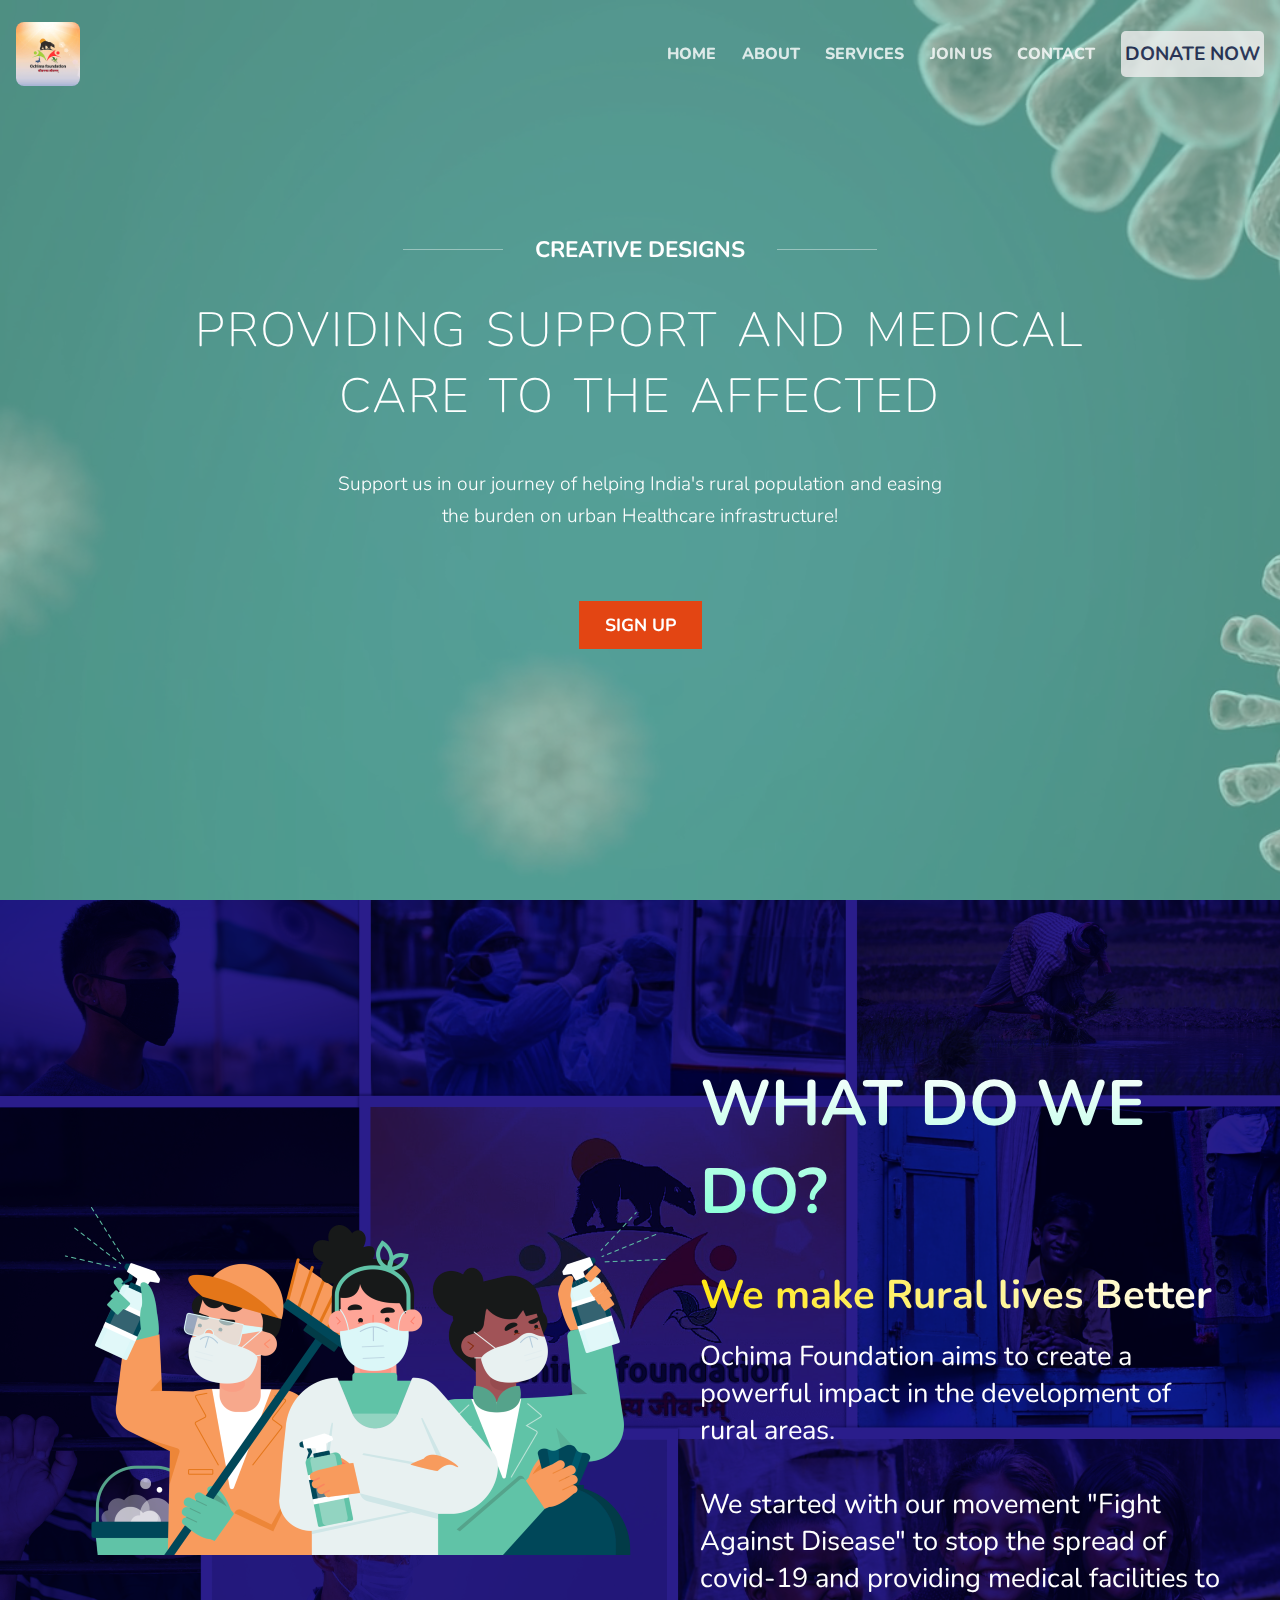
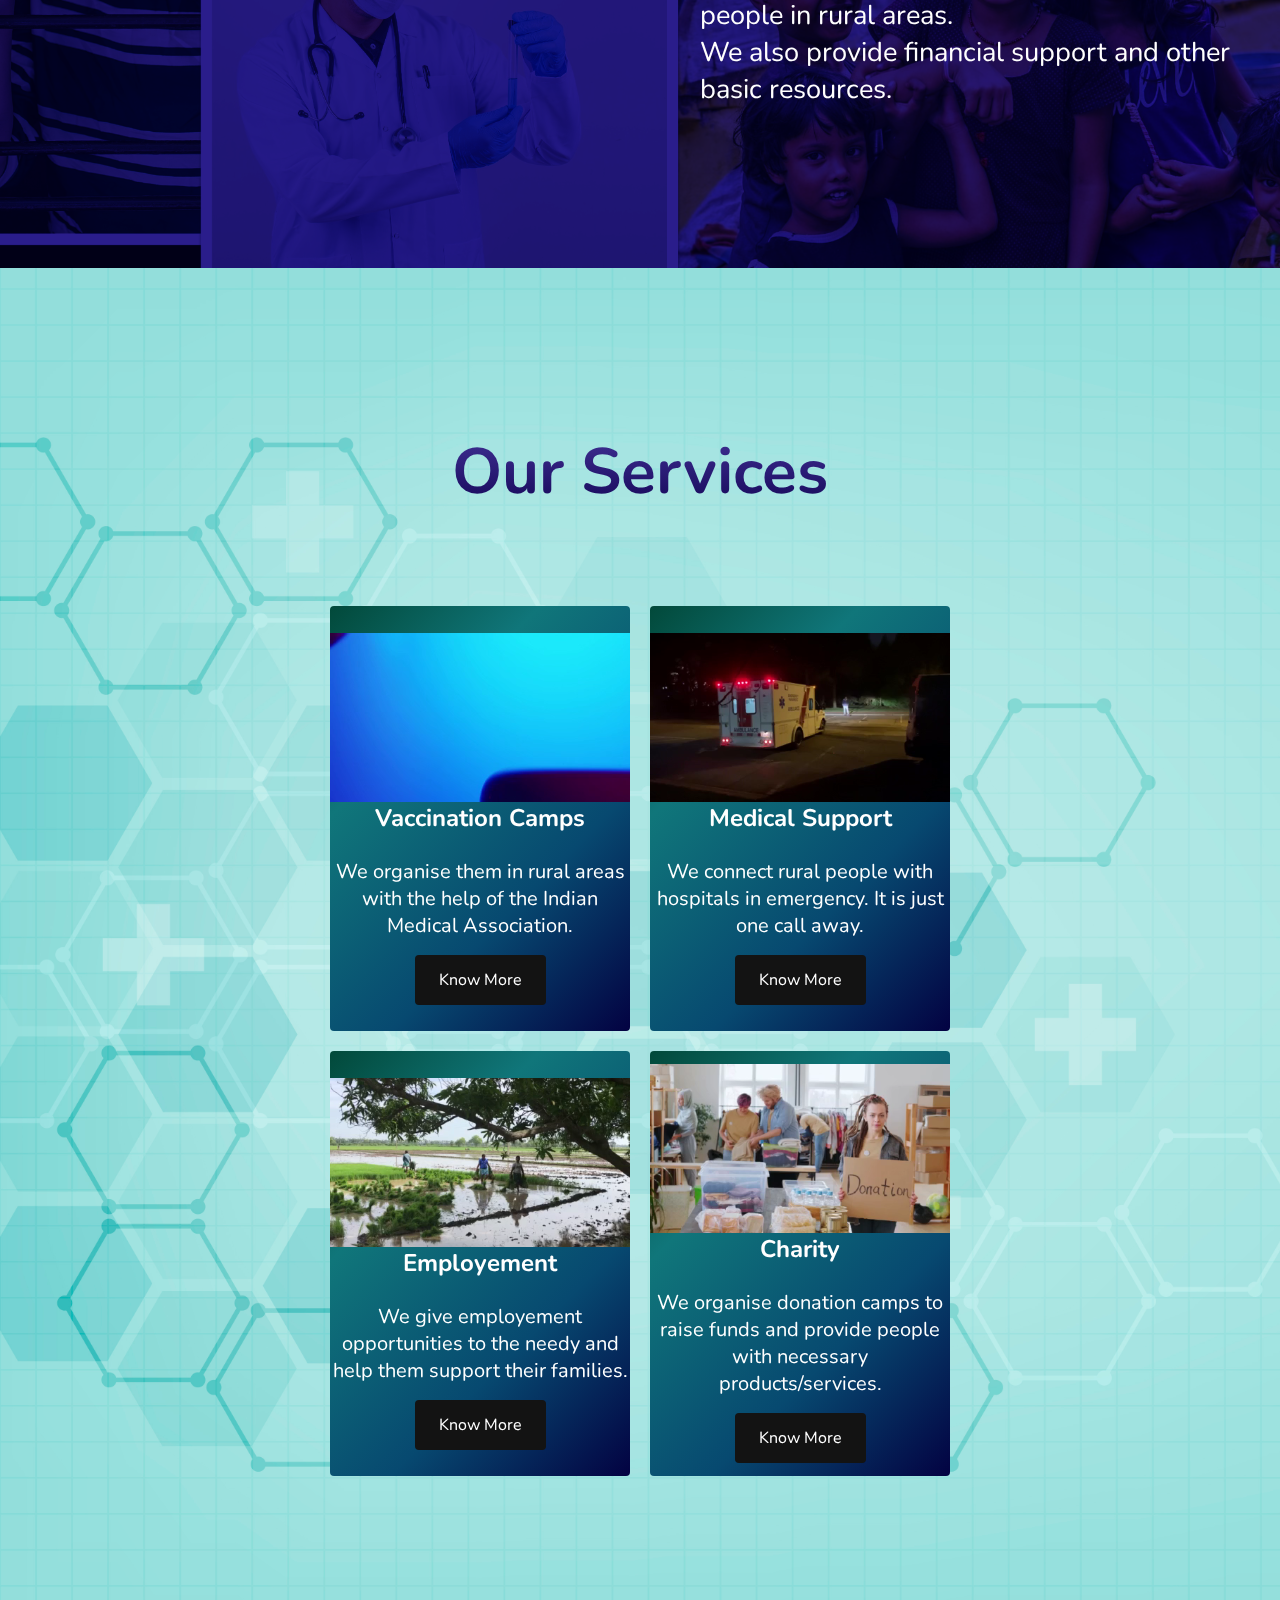
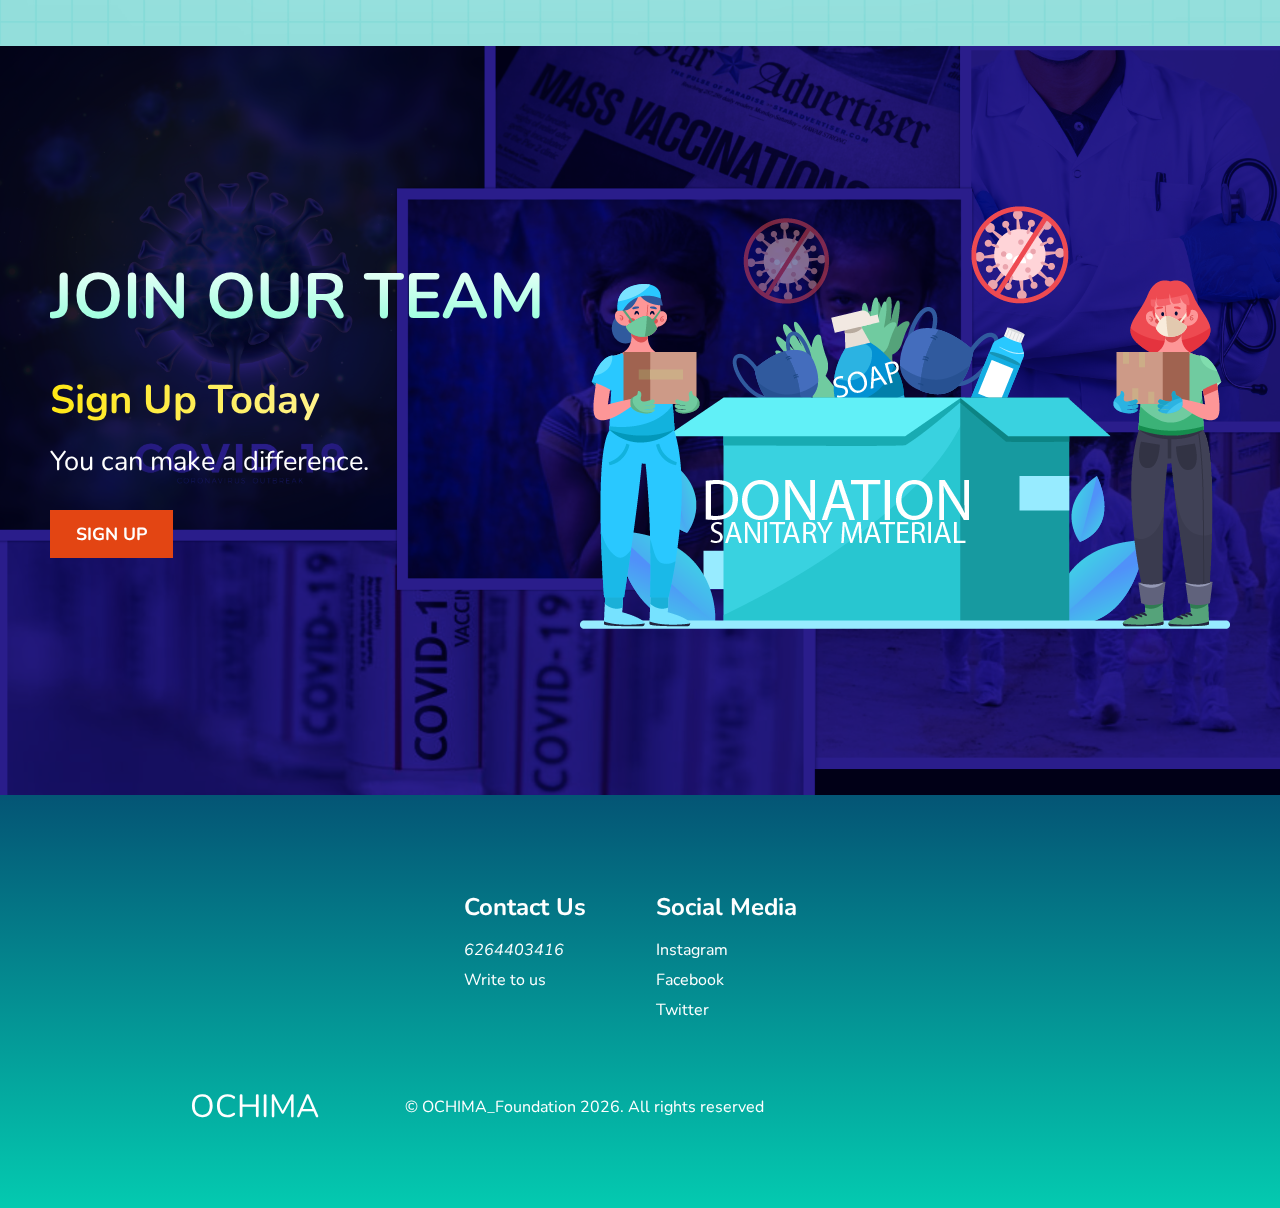
<file: index.html>
<!DOCTYPE html>
<html>
  <head>
    <meta name="viewport" content="width=device-width, initial -scale=1.0">
    <meta charset="utf-8">
    <meta http-equiv="X-UA-Compatible" content="IE=edge">
    <title>Ochima</title>
    <link rel="stylesheet" href="style.css">
    <!-- Fontawesome -->
    <link rel="stylesheet" href="https://pro.fontawesome.com/releases/v5.10.0/css/all.css" integrity="sha384-AYmEC3Yw5cVb3ZcuHtOA93w35dYTsvhLPVnYs9eStHfGJvOvKxVfELGroGkvsg+p" crossorigin="anonymous"/>
    <!-- Google Fonts -->
    <link href="https://fonts.googleapis.com/css2?family=Nunito:wght@300;400;600;700;800;900&display=swap" rel="stylesheet">
  </head>
  <body>



     <section id="top">
    <!-- navbar -->
    <nav class = "navbar">
      <div class = "nav-top">
        <a href = "index.html" class = "navbar-brand">
          <img src="./assets/logo.jpg" alt="logo" class="logo">
        </a>
        <button type = "button" class = "navbar-toggler">
          <i class = "fas fa-bars"></i>
        </button>
      </div>

      <div class = "navbar-collapse">
        <ul class = "navbar-nav">
          <li class = "nav-item">
            <a href = "#top" class = "nav-link">home</a>
          </li>
          <li class = "nav-item">
            <a href = "#about" class = "nav-link">about</a>
          </li>
          <li class = "nav-item">
            <a href = "#services" class = "nav-link">services</a>
          </li>
          <li class = "nav-item">
            <a href = "#sign-up" class = "nav-link">join us</a>
          </li>
          <li class = "nav-item">
            <a href = "#footer" class = "nav-link">contact</a>
          </li>
          <li class = "nav-item">
            <a href = "./donate/donate.html" class = "nav-link"><button class="donate-btn">DONATE NOW
            </button></a>
          </li>

        </ul>
      </div>
    </nav>
    <!-- end of navbar -->
     </section>











    <!-- header -->
    <div class = "header">
      <!-- bg video -->
      <video autoplay muted loop id = "bg-video" >
        <source src = "./assets/bg-video.mp4" type = "video/mp4">
      </video>
      <div class="header-overlay"></div>
      <!-- end of bg video -->

      <div class = "container">
        <!-- hero section -->
        <div class = "hero-content">
          <div class = "hero-content-change">
            <div>
              <span>
                <i class = "fas fa-clinic-medical"></i>
              </span>
              <h3>
                <div class = "line"></div>
                <span>creative designs</span>
                <div class = "line"></div>
              </h3>
              <h1 class = "hero-lg-text">
                providing support and medical care to the affected
              </h1>
            </div>
          </div>

          <blockquote class = "hero-quote">
            <span>
              <i class = "fas fa-quote-left"></i>
            </span>
            Support us in our journey of helping India's rural population and easing the burden on urban Healthcare infrastructure!
            <span>
              <i class = "fas fa-quote-right"></i>
            </span>
          </blockquote>
          <a href="./sign up/sign.html">
             <button type = "button" class = "hero-btn">
                sign up
             </button>
          </a>

        </div>
        <!-- end of hero section -->
      </div>
    </div>
    <!-- end of header -->












    <!-- About Section -->
    <div class="main" id="about">
      <div class="main__container">
        <div class="main__img--container">
          <img src="./assets/help1.png" class="img1" alt="">
        </div>
        <div class="main__content">
          <h1>What do we do?</h1>
          <h2>We make Rural lives Better</h2>
          <p>Ochima Foundation aims to create a powerful impact
            in the development of rural areas.
            <br>
            <br>
            We started with our movement "Fight Against Disease"
            to stop the spread of covid-19 and providing medical
            facilities to people in rural areas.
            <br>
            We also provide financial support and other basic resources.</p>
        </div>
      </div>
    </div>









    <!-- Services Section -->
    <div class="services" id="services">
      <h1>Our Services</h1>
      <div class="services__wrapper">
        <div class="services__card">
          <video src="./assets/vaccine.mp4" autoplay loop muted></video>
          <h2>Vaccination Camps</h2>
          <p>We organise them in rural areas with the help of the Indian Medical Association.</p>
          <div class="services__btn"><button>Know More</button></div>
        </div>
        <div class="services__card">
          <video src="./assets/video.mp4" autoplay loop muted></video>
          <h2>Medical Support</h2>
          <p>We connect rural people with hospitals in emergency. It is just one call away.</p>
          <div class="services__btn"><button>Know More</button></div>
        </div>
        <div class="services__card">
          <video src="./assets/employement.mp4" autoplay loop muted></video>
          <h2>Employement</h2>
          <p>We give employement opportunities to the needy and help them support their families.</p>
          <div class="services__btn"><button>Know More</button></div>
        </div>
        <div class="services__card">
          <video src="./assets/charity.mp4" autoplay loop muted></video>
          <h2>Charity</h2>
          <p>We organise donation camps to raise funds and provide people with necessary products/services.</p>
          <div class="services__btn"><button>Know More</button></div>
        </div>
      </div>
    </div>






    <!-- Join us Section -->
    <div class="main" id="sign-up">
      <div class="main__container">
        <div class="main__content">
          <h1>Join Our Team</h1>
          <h2>Sign Up Today</h2>
          <p>You can make a difference.</p>
          <a href="./sign up/sign.html">
            <button type = "button" class = "hero-btn">
               sign up
            </button>
         </a>
        </div>
        <div class="main__img--container">
        <img src="./assets/donation.png" class="img1" alt="">
        </div>
      </div>
    </div>






    <!-- Footer Section -->
    <section id="footer">
    <div class="footer__container">
      <div class="footer__links">
        <div class="footer__link--wrapper">
          <div class="footer__link--items">
            <h2>Contact Us</h2>
            <a href="#"> <i class="fas fa-phone-alt" class="contact-icon">   6264403416</i></a>
            <a href="mailto:rr7633910@gmail.com"><i class="fas fa-envelope" class="contact-icon"></i> Write to us</a>
          </div>
        </div>
        <div class="footer__link--wrapper">
          <div class="footer__link--items">
            <h2>Social Media</h2>
            <a href="/">Instagram</a> <a href="/">Facebook</a>
             <a href="/">Twitter</a>
          </div>
        </div>
      </div>



      <section class="social__media">
        <div class="social__media--wrap">
          <div class="footer__logo">
            <a href="#top" id="footer__logo">OCHIMA</a>
          </div>
          <p class="website__rights">© OCHIMA_Foundation <script type="text/JavaScript">

            document.write(new Date().getFullYear());

            </script>. All rights reserved</p>
          <div class="social__icons">
            <a href="https://www.facebook.com/Ochima-Foundation-112087904439317" class="social__icon--link" target="_blank"
              ><i class="fab fa-facebook"></i
            ></a>
            <a href=" https://www.instagram.com/ochima_foundation" class="social__icon--link"
              ><i class="fab fa-instagram"></i
            ></a>
            <a href=" https://twitter.com/OchimaFoundati2" class="social__icon--link"
              ><i class="fab fa-twitter"></i
            ></a>
          </div>
        </div>
      </section>
    </div>
  </section>












    <script src = "script.js"></script>
  </body>
</html>
</file>
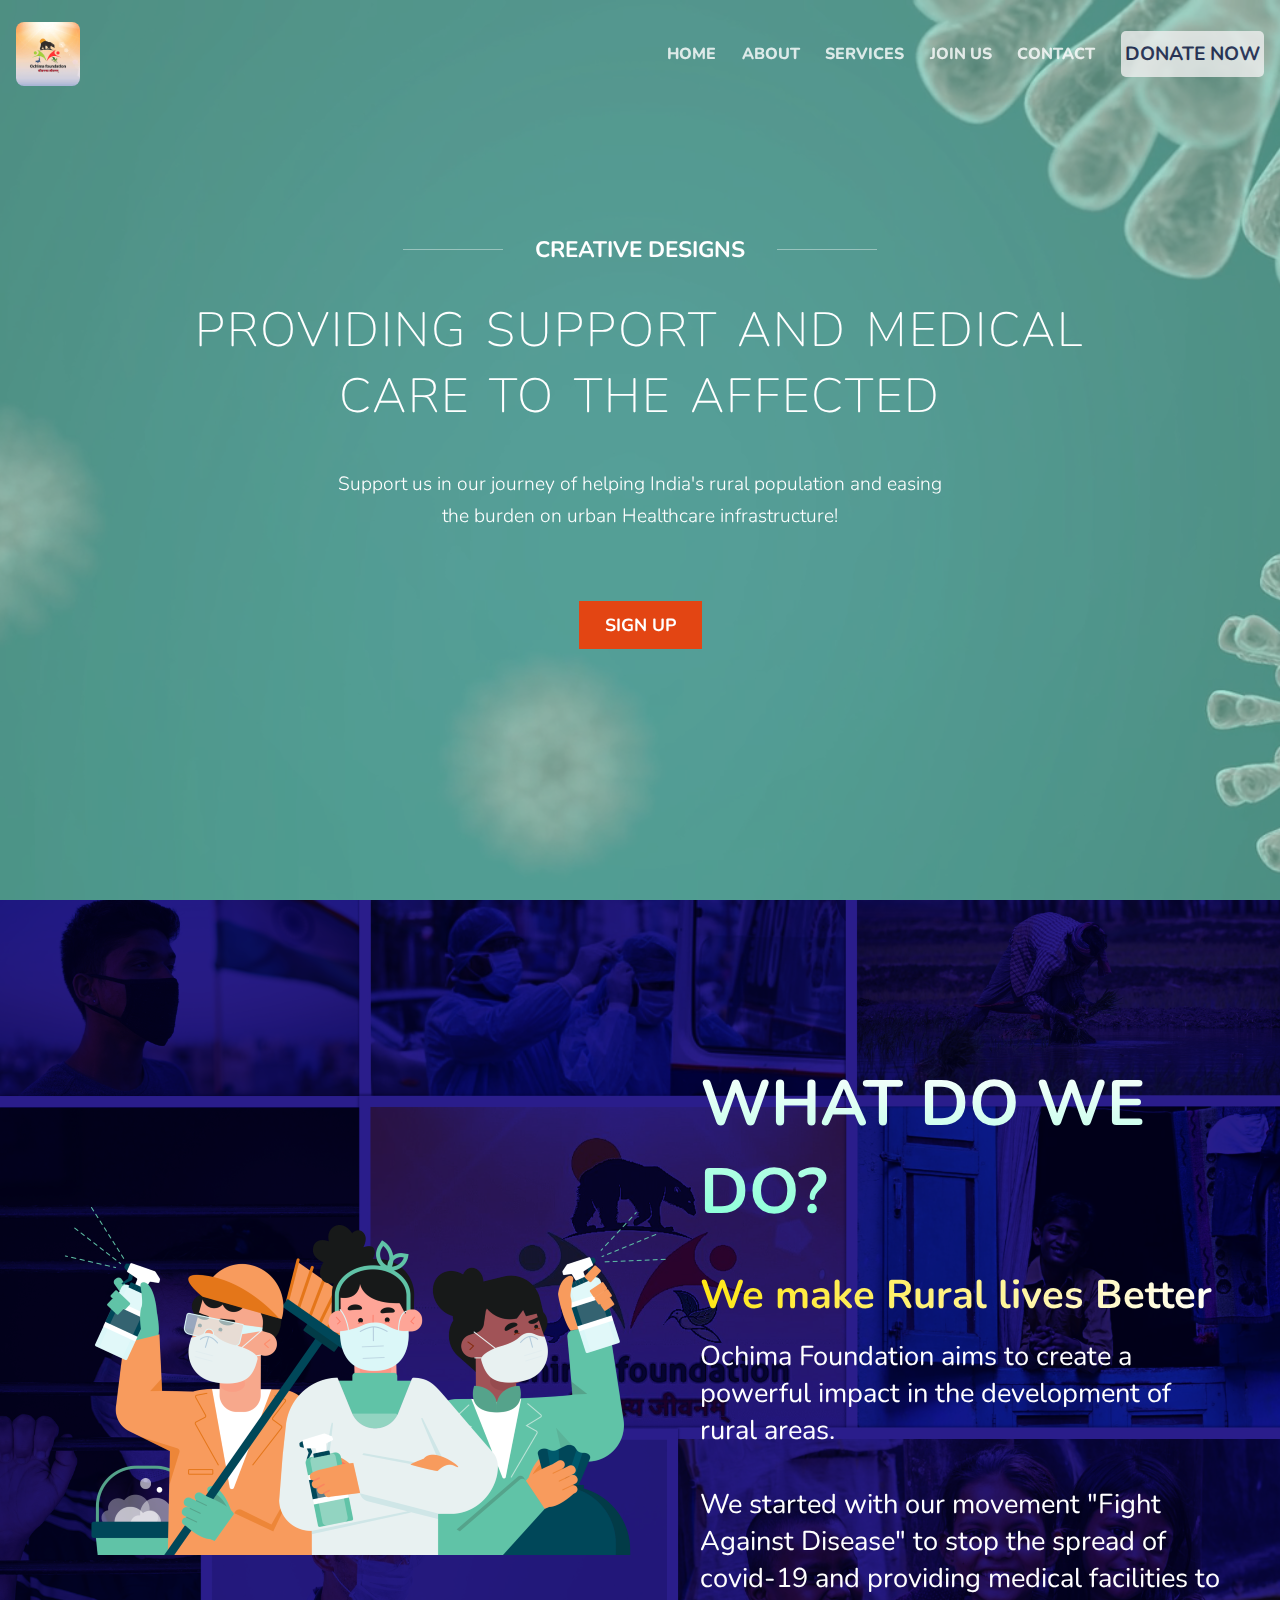
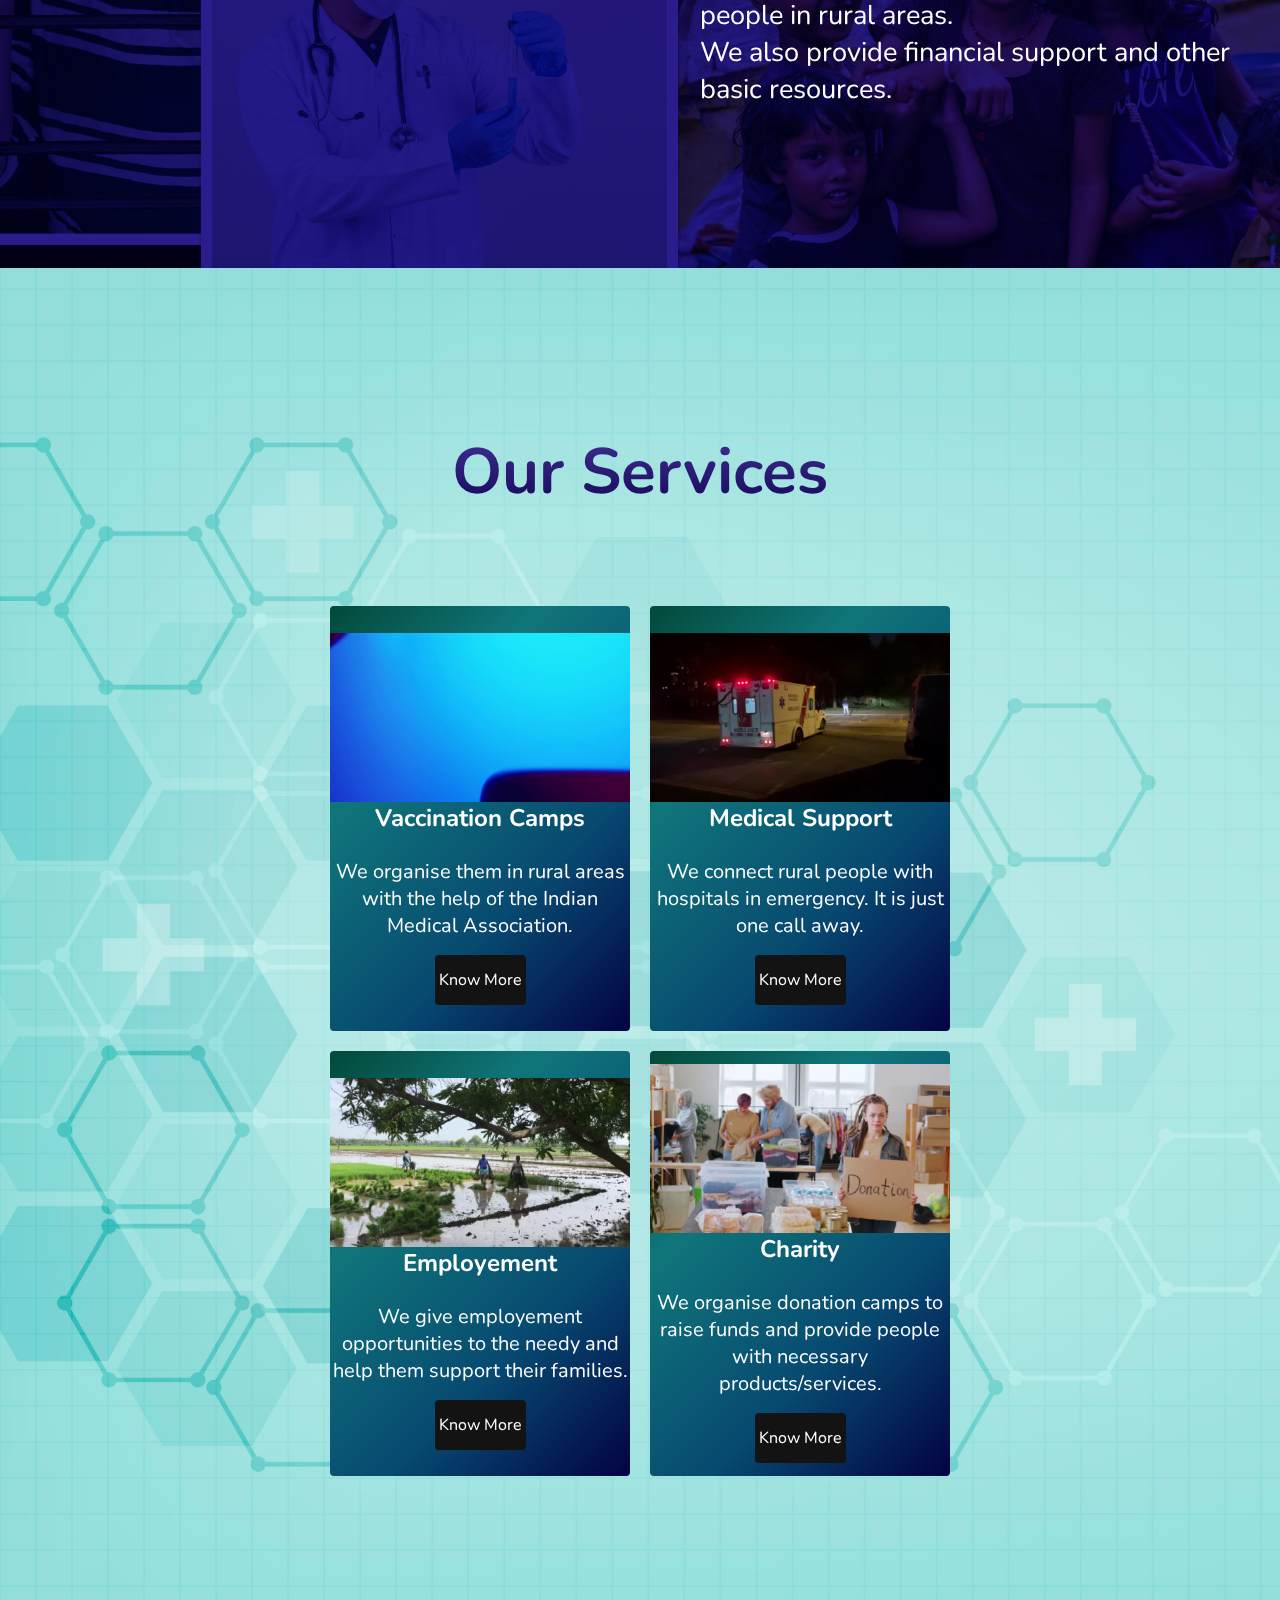
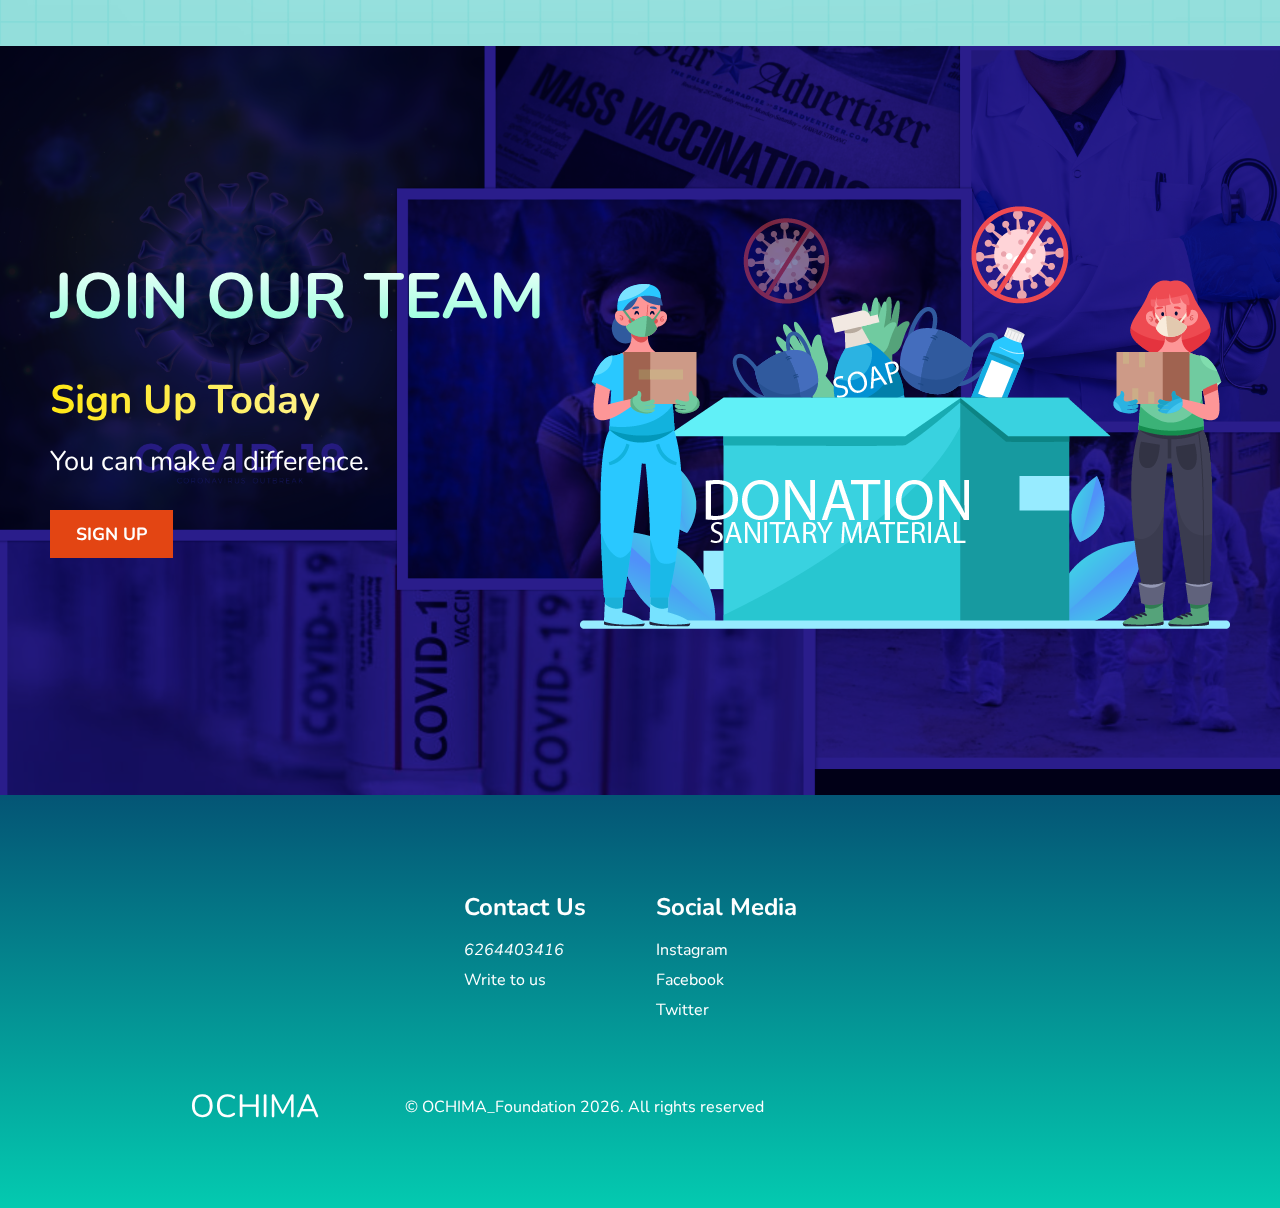
<file: fail_try/index.html>
<!DOCTYPE html>
<html>
  <head>
    <meta name="viewport" content="width=device-width, initial -scale=1.0">
    <meta charset="utf-8">
    <meta http-equiv="X-UA-Compatible" content="IE=edge">
    <title>Ochima Foundation</title>
    <link rel="stylesheet" href="style.css">
    <!-- Fontawesome -->
    <link rel="stylesheet" href="https://pro.fontawesome.com/releases/v5.10.0/css/all.css" integrity="sha384-AYmEC3Yw5cVb3ZcuHtOA93w35dYTsvhLPVnYs9eStHfGJvOvKxVfELGroGkvsg+p" crossorigin="anonymous"/>
    <!-- Google Fonts -->
    <link href="https://fonts.googleapis.com/css2?family=Nunito:wght@300;400;600;700;800;900&display=swap" rel="stylesheet">
    <link rel="icon" href="assets/icon.jpg" type="image">
  </head>
  <body>



     <section id="top">
    <!-- navbar -->
    <nav class = "navbar">
      <div class = "nav-top">
        <a href = "index.html" class = "navbar-brand">
          <img src="./assets/logo.jpg" alt="logo" class="logo">
        </a>
        <button type = "button" class = "navbar-toggler">
          <i class = "fas fa-bars"></i>
        </button>
      </div>

      <div class = "navbar-collapse">
        <ul class = "navbar-nav">
          <li class = "nav-item">
            <a href = "#top" class = "nav-link">home</a>
          </li>
          <li class = "nav-item">
            <a href = "#about" class = "nav-link">about</a>
          </li>
          <li class = "nav-item">
            <a href = "#services" class = "nav-link">services</a>
          </li>
          <li class = "nav-item">
            <a href = "#sign-up" class = "nav-link">join us</a>
          </li>
          <li class = "nav-item">
            <a href = "#footer" class = "nav-link">contact</a>
          </li>
          <li class = "nav-item">
            <a href = "./donate/donate.html" class = "nav-link"><button class="donate-btn">DONATE NOW
            </button></a>
          </li>

        </ul>
      </div>
    </nav>
    <!-- end of navbar -->
     </section>











    <!-- header -->
    <div class = "header">
      <!-- bg video -->
      <video autoplay muted loop id = "bg-video" >
        <source src = "./assets/bg-video.mp4" type = "video/mp4">
      </video>
      <div class="header-overlay"></div>
      <!-- end of bg video -->

      <div class = "container">
        <!-- hero section -->
        <div class = "hero-content">
          <div class = "hero-content-change">
            <div>
              <span>
                <i class = "fas fa-clinic-medical"></i>
              </span>
              <h3>
                <div class = "line"></div>
                <span>creative designs</span>
                <div class = "line"></div>
              </h3>
              <h1 class = "hero-lg-text">
                providing support and medical care to the affected
              </h1>
            </div>
          </div>

          <blockquote class = "hero-quote">
            <span>
              <i class = "fas fa-quote-left"></i>
            </span>
            Support us in our journey of helping India's rural population and easing the burden on urban Healthcare infrastructure!
            <span>
              <i class = "fas fa-quote-right"></i>
            </span>
          </blockquote>
          <a href="sign_up/sign.html">
             <button type = "button" class = "hero-btn">
                sign up
             </button>
          </a>

        </div>
        <!-- end of hero section -->
      </div>
    </div>
    <!-- end of header -->












    <!-- About Section -->
    <div class="main" id="about">
      <div class="main__container">
        <div class="main__img--container">
          <img src="./assets/help1.png" class="img1" alt="">
        </div>
        <div class="main__content">
          <h1>What do we do?</h1>
          <h2>We make Rural lives Better</h2>
          <p>Ochima Foundation aims to create a powerful impact
            in the development of rural areas.
            <br>
            <br>
            We started with our movement "Fight Against Disease"
            to stop the spread of covid-19 and providing medical
            facilities to people in rural areas.
            <br>
            We also provide financial support and other basic resources.</p>
        </div>
      </div>
    </div>









    <!-- Services Section -->
    <div class="services" id="services">
      <h1>Our Services</h1>
      <div class="services__wrapper">
        <div class="services__card">
          <video src="./assets/vaccine.mp4" autoplay loop muted></video>
          <h2>Vaccination Camps</h2>
          <p>We organise them in rural areas with the help of the Indian Medical Association.</p>
          <div class="services__btn"><button>Know More</button></div>
        </div>
        <div class="services__card">
          <video src="./assets/video.mp4" autoplay loop muted></video>
          <h2>Medical Support</h2>
          <p>We connect rural people with hospitals in emergency. It is just one call away.</p>
          <div class="services__btn"><button>Know More</button></div>
        </div>
        <div class="services__card">
          <video src="./assets/employement.mp4" autoplay loop muted></video>
          <h2>Employement</h2>
          <p>We give employement opportunities to the needy and help them support their families.</p>
          <div class="services__btn"><button>Know More</button></div>
        </div>
        <div class="services__card">
          <video src="./assets/charity.mp4" autoplay loop muted></video>
          <h2>Charity</h2>
          <p>We organise donation camps to raise funds and provide people with necessary products/services.</p>
          <div class="services__btn"><button>Know More</button></div>
        </div>
      </div>
    </div>






    <!-- Join us Section -->
    <div class="main" id="sign-up">
      <div class="main__container">
        <div class="main__content">
          <h1>Join Our Team</h1>
          <h2>Sign Up Today</h2>
          <p>You can make a difference.</p>
          <a href="sign_up/sign.html">
            <button type = "button" class = "hero-btn">
               sign up
            </button>
         </a>
        </div>
        <div class="main__img--container">
        <img src="./assets/donation.png" class="img1" alt="">
        </div>
      </div>
    </div>






    <!-- Footer Section -->
    <section id="footer">
    <div class="footer__container">
      <div class="footer__links">
        <div class="footer__link--wrapper">
          <div class="footer__link--items">
            <h2>Contact Us</h2>
            <a href="#"> <i class="fas fa-phone-alt" class="contact-icon">   6264403416</i></a>
            <a href="mailto:rr7633910@gmail.com"><i class="fas fa-envelope" class="contact-icon"></i> Write to us</a>
          </div>
        </div>
        <div class="footer__link--wrapper">
          <div class="footer__link--items">
            <h2>Social Media</h2>
            <a href="/">Instagram</a> <a href="/">Facebook</a>
             <a href="/">Twitter</a>
          </div>
        </div>
      </div>



      <section class="social__media">
        <div class="social__media--wrap">
          <div class="footer__logo">
            <a href="#top" id="footer__logo">OCHIMA</a>
          </div>
          <p class="website__rights">© OCHIMA_Foundation <script type="text/JavaScript">

            document.write(new Date().getFullYear());

            </script>. All rights reserved</p>
          <div class="social__icons">
            <a href="https://www.facebook.com/Ochima-Foundation-112087904439317" class="social__icon--link" target="_blank"
              ><i class="fab fa-facebook"></i
            ></a>
            <a href=" https://www.instagram.com/ochima_foundation" class="social__icon--link"
              ><i class="fab fa-instagram"></i
            ></a>
            <a href=" https://twitter.com/OchimaFoundati2" class="social__icon--link"
              ><i class="fab fa-twitter"></i
            ></a>
          </div>
        </div>
      </section>
    </div>
  </section>












    <script src = "script.js"></script>
  </body>
</html>
</file>
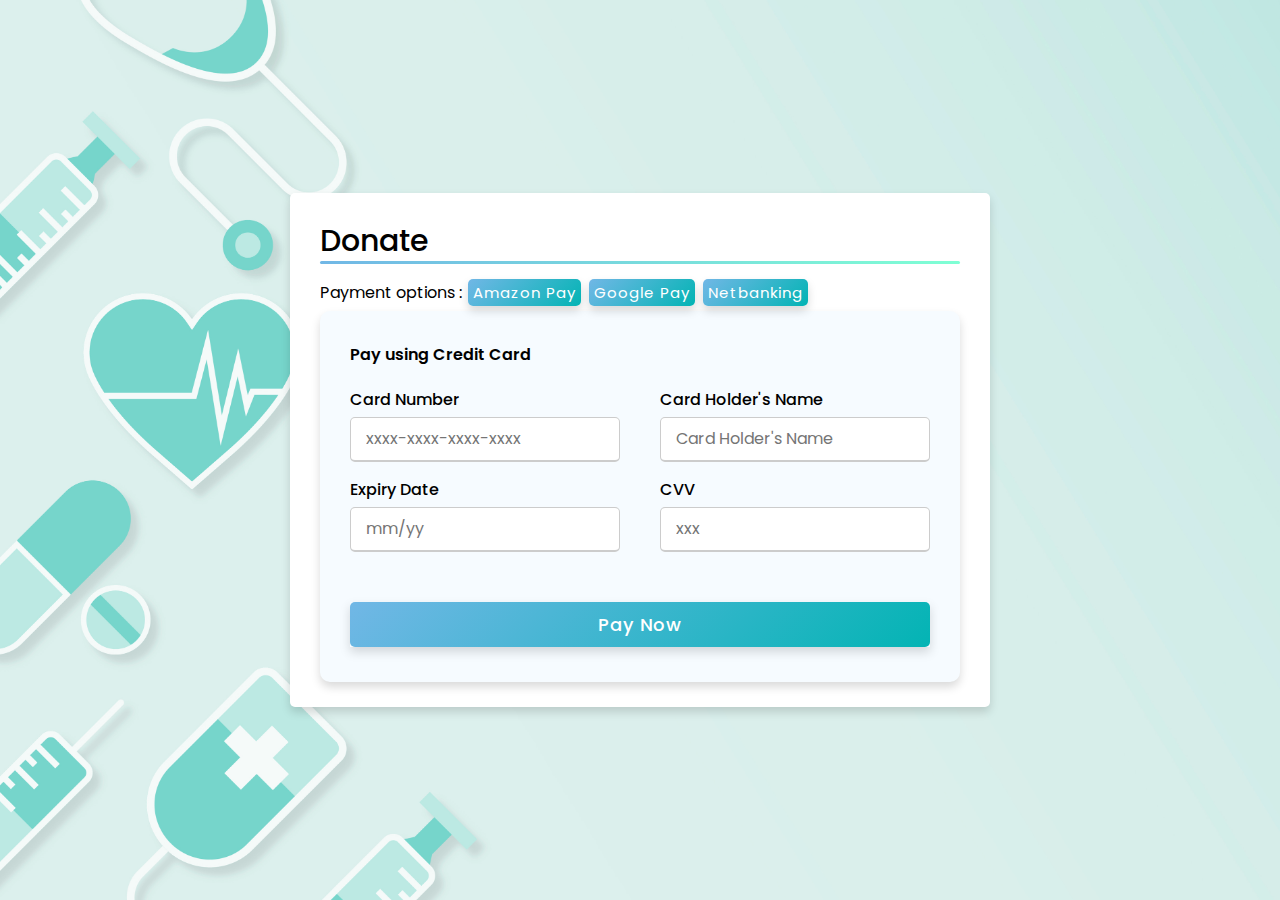
<file: donate/donate.html>
<!DOCTYPE html>
<!-- Created By CodingLab - www.codinglabweb.com -->
<html lang="en" dir="ltr">
  <head>
    <meta charset="UTF-8">
    <!---<title> Responsive Registration Form | CodingLab </title>--->
    <link rel="stylesheet" href="./donate.css">
    <!-- Fontawesome -->
    <link rel="stylesheet" href="https://pro.fontawesome.com/releases/v5.10.0/css/all.css" integrity="sha384-AYmEC3Yw5cVb3ZcuHtOA93w35dYTsvhLPVnYs9eStHfGJvOvKxVfELGroGkvsg+p" crossorigin="anonymous"/>
    
     <meta name="viewport" content="width=device-width, initial-scale=1.0">
   </head>
<body>
  <div class="container">
    <div class="title">Donate</div>
    <div class="content">

      <div class="payment-options">
        <span class="gender-title">Payment options :</span>
        <button type="button" href="#"><i class="fab fa-amazon-pay"></i> Amazon Pay</button>
        <button type="button" href="#"><i class="fab fa-google"></i> Google Pay</button>
        <button type="button" href="#"><i class="fas fa-university"></i> Netbanking</button>
      </div>
    
      <form action="#">
        <p>Pay using Credit Card</p>
        <div class="user-details">
          <div class="input-box">
            <span class="details">Card Number</span>
            <input type="text" placeholder="xxxx-xxxx-xxxx-xxxx" required>
          </div>
          <div class="input-box">
            <span class="details">Card Holder's Name</span>
            <input type="text" placeholder="Card Holder's Name" required>
          </div>
          <div class="input-box">
            <span class="details">Expiry Date</span>
            <input type="text" placeholder="mm/yy" required>
          </div>
          <div class="input-box">
            <span class="details">CVV</span>
            <input type="password" placeholder="xxx" required>
          </div>
        </div>

        <div class="button">
          <input type="submit" value="Pay Now">
        </div>
        
      </form>
    </div>
  </div>

</body>
</html>
</file>
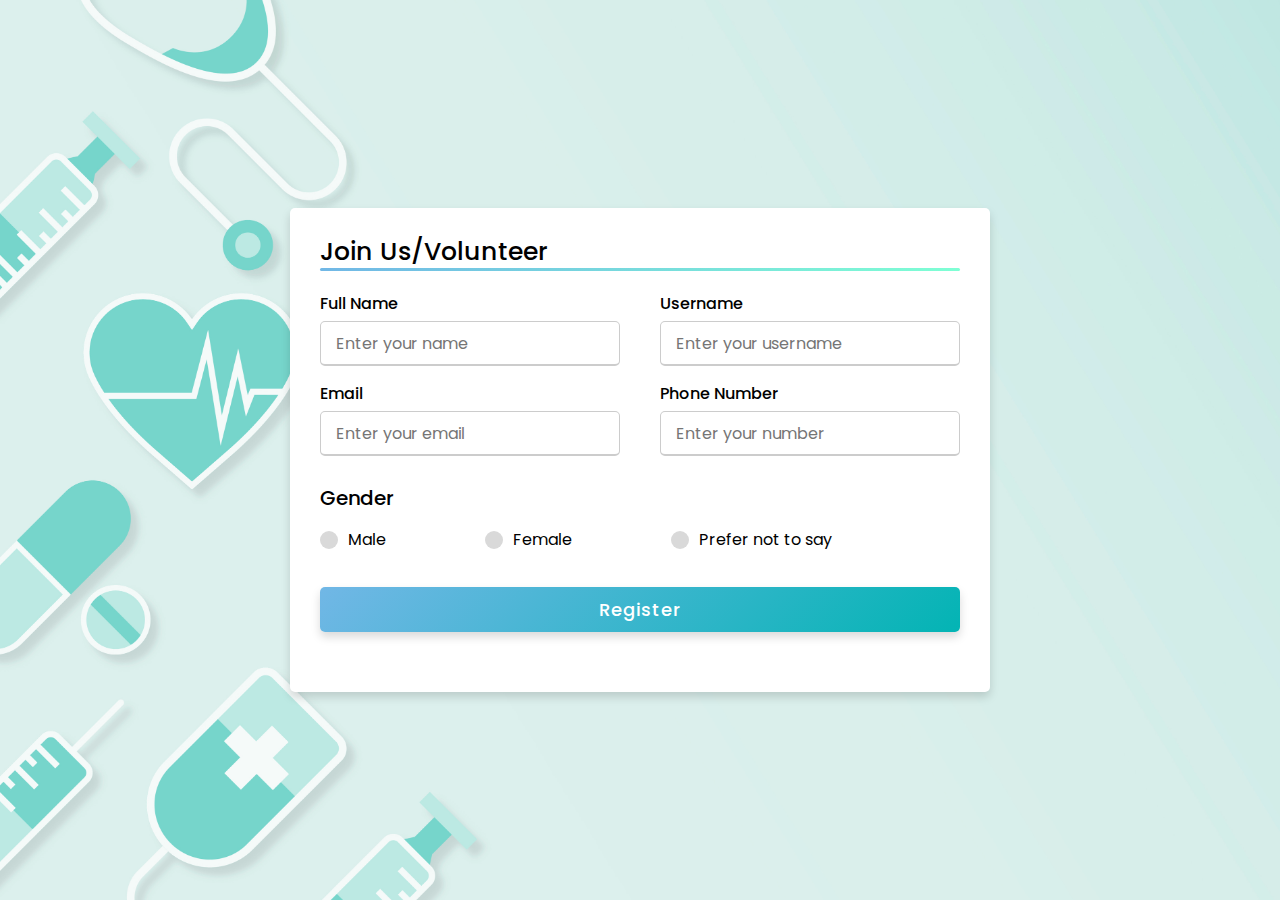
<file: sign up/sign.html>
<!DOCTYPE html>
<!-- Created By CodingLab - www.codinglabweb.com -->
<html lang="en" dir="ltr">
  <head>
    <meta charset="UTF-8">
    <!---<title> Responsive Registration Form | CodingLab </title>--->
    <link rel="stylesheet" href="sign.css">
     <meta name="viewport" content="width=device-width, initial-scale=1.0">
   </head>
<body>
  <div class="container">
    <div class="title">Join Us/Volunteer</div>
    <div class="content">
      <form action="#">
        <div class="user-details">
          <div class="input-box">
            <span class="details">Full Name</span>
            <input type="text" placeholder="Enter your name" required>
          </div>
          <div class="input-box">
            <span class="details">Username</span>
            <input type="text" placeholder="Enter your username" required>
          </div>
          <div class="input-box">
            <span class="details">Email</span>
            <input type="text" placeholder="Enter your email" required>
          </div>
          <div class="input-box">
            <span class="details">Phone Number</span>
            <input type="text" placeholder="Enter your number" required>
          </div>
        </div>
        <div class="gender-details">
          <input type="radio" name="gender" id="dot-1">
          <input type="radio" name="gender" id="dot-2">
          <input type="radio" name="gender" id="dot-3">
          <span class="gender-title">Gender</span>
          <div class="category">
            <label for="dot-1">
            <span class="dot one"></span>
            <span class="gender">Male</span>
          </label>
          <label for="dot-2">
            <span class="dot two"></span>
            <span class="gender">Female</span>
          </label>
          <label for="dot-3">
            <span class="dot three"></span>
            <span class="gender">Prefer not to say</span>
            </label>
          </div>
        </div>
        <div class="button">
          <input type="submit" value="Register">
        </div>
      </form>
    </div>
  </div>

</body>
</html>
</file>
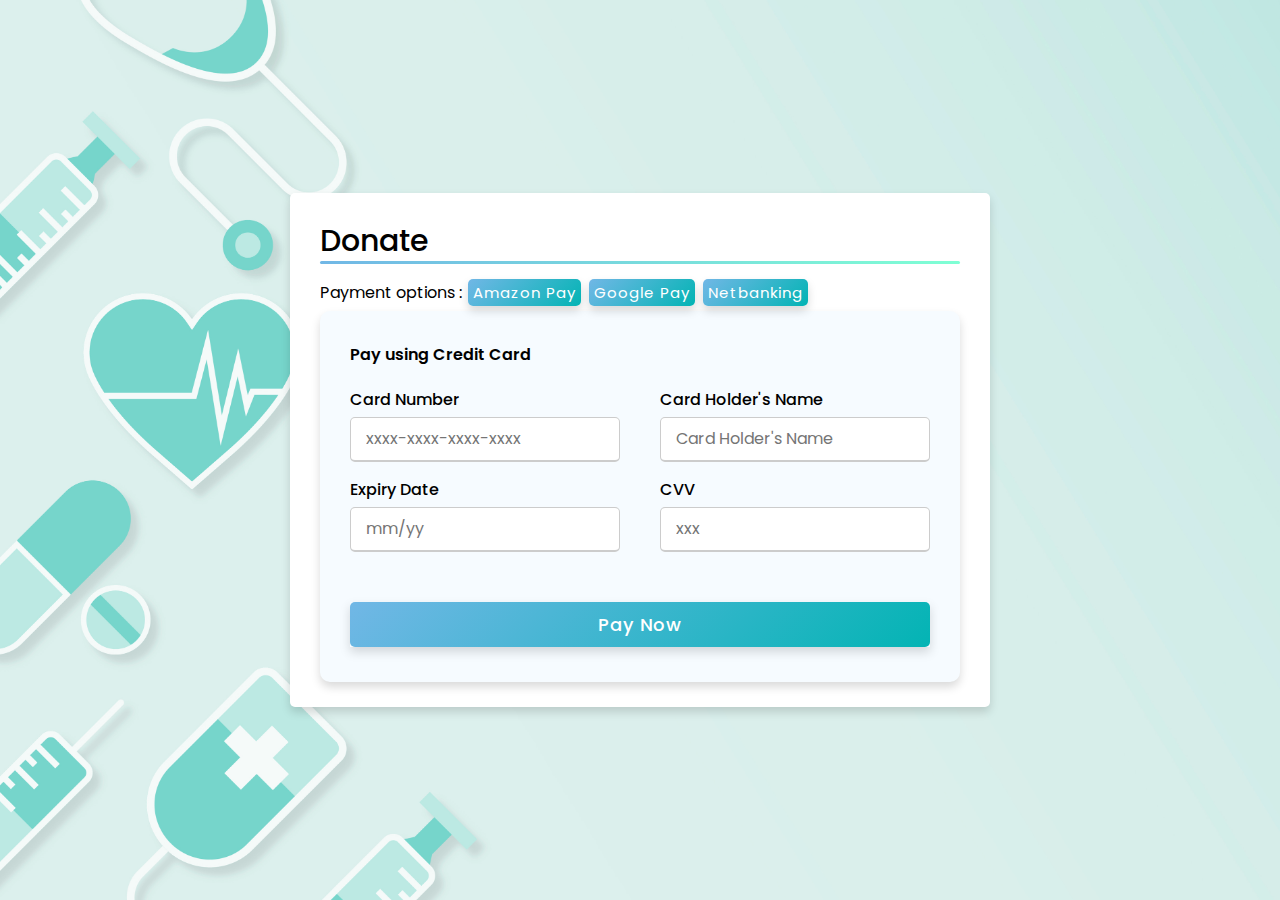
<file: fail_try/donate/donate.html>
<!DOCTYPE html>
<!-- Created By CodingLab - www.codinglabweb.com -->
<html lang="en" dir="ltr">
  <head>
    <meta charset="UTF-8">
    <!---<title> Responsive Registration Form | CodingLab </title>--->
    <link rel="stylesheet" href="./donate.css">
    <!-- Fontawesome -->
    <link rel="stylesheet" href="https://pro.fontawesome.com/releases/v5.10.0/css/all.css" integrity="sha384-AYmEC3Yw5cVb3ZcuHtOA93w35dYTsvhLPVnYs9eStHfGJvOvKxVfELGroGkvsg+p" crossorigin="anonymous"/>
    <link rel="icon" href="images/icon.jpg" type="image">
    
     <meta name="viewport" content="width=device-width, initial-scale=1.0">
   </head>
<body>
  <div class="container">
    <div class="title">Donate</div>
    <div class="content">

      <div class="payment-options">
        <span class="gender-title">Payment options :</span>
        <button type="button" href="#"><i class="fab fa-amazon-pay"></i> Amazon Pay</button>
        <button type="button" href="#"><i class="fab fa-google"></i> Google Pay</button>
        <button type="button" href="#"><i class="fas fa-university"></i> Netbanking</button>
      </div>
    
      <form action="#">
        <p>Pay using Credit Card</p>
        <div class="user-details">
          <div class="input-box">
            <span class="details">Card Number</span>
            <input type="text" placeholder="xxxx-xxxx-xxxx-xxxx" required>
          </div>
          <div class="input-box">
            <span class="details">Card Holder's Name</span>
            <input type="text" placeholder="Card Holder's Name" required>
          </div>
          <div class="input-box">
            <span class="details">Expiry Date</span>
            <input type="text" placeholder="mm/yy" required>
          </div>
          <div class="input-box">
            <span class="details">CVV</span>
            <input type="password" placeholder="xxx" required>
          </div>
        </div>

        <div class="button">
          <input type="submit" value="Pay Now">
        </div>
        
      </form>
    </div>
  </div>

</body>
</html>
</file>
<file: style.css>
*{
    box-sizing: border-box;
    padding: 0;
    margin: 0;
    font-family: 'Nunito', sans-serif;
}
:root{
    --persimmon: #e34513;
}
.container{
    max-width: 1320px;
    margin: 0 auto;
    padding: 0 1rem;
}
.navbar{
    position: fixed;
    top: 0;
    left: 50%;
    transform: translateX(-50%);
    width: 100%;
    max-width: 1320px;
    z-index: 999;
    padding: 0.4rem 1rem;
}
.nav-top{
    display: flex;
    align-items: center;
    justify-content: space-between;
    padding: 1rem 0;
}


.logo{
  width: 4rem;
  display: flex;
  border-radius: 0.5rem;
}

.logo:hover{
  border-style:ridge;
}



.navbar-brand{
    display: flex;
    text-decoration: none;
    color: #fff;
    text-transform: uppercase;
    font-size: 1.5rem;
    font-weight: 800;
    transition: all 0.4s ease;
   
}
.navbar-brand span{
    color: var(--persimmon)
}
.navbar-toggler{
    color: #fff;
    display: block;
    background: transparent;
    font-size: 1.8rem;
    padding: 0 0.4rem;
    border: none;
    cursor: pointer;
    outline: 0;
    transition: all 0.4s ease;
}
.navbar-brand:hover,
.navbar-toggler:hover{
    color: var(--persimmon);
}
.navbar-brand:hover span{
    color: #fff;
}
.navbar-nav{
    border-radius: 10px%;
    text-align: center;
    background: rgba(255, 255, 255, 0.8);
    list-style-type: none;
}

.nav-item{
    padding: 0.5rem 0;
    margin: 0.3rem 0;
}
.nav-link{
  font-size: 1rem;
    text-transform: uppercase;
    color: #121212;
    text-decoration: none;
    font-weight: 800;
}
.nav-link:hover{
  font-size: 1rem;
    color: rgb(247, 54, 54);
    font-weight: 800;
}
.navbar-collapse{
    overflow: hidden;
    height: 0;
    transition: all 0.5s ease;
}
.showNav{
    height: 270px;
}

/* header */
.header{
    position: relative;
    min-height: 100vh;
    display: flex;
    justify-content: center;
    align-items: center;
    text-align: center;
}
.header #bg-video{
    position: absolute;
    top: 0;
    left: 0;
    width: 100%;
    height: 100%;
    object-fit: cover;
    z-index: -10;
   
}

.header-overlay{
  position: absolute;
  top: 0;
  left: 0;
  width: 100%;
  height: 100%;
  background: #78DEC7;
  z-index: -5;
  opacity: 0.6;
}

.hero-content-change > div{
    color: #fff;
}
.hero-content-change > div > span{
    display: block;
    padding: 0.4rem 0;
    font-size: 1.4rem;
}
.hero-content-change > div h3{
    display: flex;
    align-items: center;
    justify-content: center;
    text-transform: uppercase;
    margin-bottom: 1.5rem;
}
.line{
    width: 40px;
    height: 1px;
    background: rgba(255, 255, 255, 0.4);
    margin: 0 0.5rem;
}
.hero-lg-text{
    text-transform: uppercase;
    font-weight:lighter;
    word-spacing: 5px;
    letter-spacing: 2px;
    margin: 1rem 0;
}
.hero-quote{
    color: #fff;
    font-weight: 300;
    margin-bottom: 1.2rem;
    line-height: 1.7;
}
.hero-quote span{
    color: var(--persimmon);
}
.hero-btn{
    text-transform: uppercase;
    font-weight: 700;
    color: #fff;
    background: var(--persimmon);
    border: 2px solid var(--persimmon);
    padding: 0.6rem 1.5rem;
    cursor: pointer;
    transition: all 0.4s ease;
}
.hero-btn:hover{
    border-color: #fff;
    background-color: darkcyan;
}


/* Media Queries */
@media screen and (min-width: 500px){
    .hero-content-change > div > span{
        font-size: 3rem;
    }
    .hero-content-change > div h3{
        font-size: 1.4rem;
    }
    .line{
        margin: 0 2rem;
        width: 100px;
    }
    .hero-lg-text{
        font-size: 3rem;
    }
    .hero-quote{
        font-size: 1.2rem;
        width: 70%;
        margin: 2.4rem auto;
    }
    .navbar-toggler{
      padding-right: 1rem;
    }
}

@media screen and (min-width: 1050px){
    .navbar-toggler{
        display: none;
    }
    .navbar{
        display: flex;
        align-items: center;
        flex-wrap: wrap;
    }
    .nav-top{
        flex: 0 0 auto;
    }
    .navbar-collapse{
        height: 100%;
        flex: 1 0 auto;
    }
    .navbar-nav{
        display: flex;
        align-items: center;
        justify-content: flex-end;
        background: transparent;
    }
    .nav-link{
        color: #fff!important;
        opacity: 0.8;
    }
    .nav-link:hover{
        opacity: 1;
    }
    .nav-item{
        margin-left: 0.8rem;
        padding-left: 0.8rem;
    }
    .hero-lg-text{
        width: 80%;
        margin: 2rem auto;
        font-size: 3rem;
    }
    .hero-quote{
        width: 50%;
    }
    .hero-btn{
        font-size: 1.1rem;
        margin: 30px 0;
    }
}

/* resizing styling */
.resize-trans-stop *{
    transition: none!important;
}

.donate-btn {
    border-width: 0ch;
    border-radius: 5px;
    color: rgba(20, 25, 71, 1);
    font-weight: bold;
    font-size: larger;
    display: flex;
    justify-content: center;
    align-items: center;
    width: 100%;
    padding: 10px 4px;
    margin: 0;
  }

  .donate-btn:hover{
    color:rgb(3, 149, 168);
    background:white;
  }




  /* About Section */


#about{
  background-image: url(./assets/collage2.jpg);
  background-size: cover;
  width: 100%;
  min-height: 100vh
}

#sign-up{
    background-image: url(./assets/collage1.jpg);
    background-size: cover;
    width: 100%;
    min-height: 80vh
}

.main {
    background-color: #0C084C;
    background-blend-mode:soft-light;
    padding: 10rem 0;
  }
  
  .main__container {
    display: grid;
    grid-template-columns: 1fr 1fr;
    align-items: center;
    justify-content: center;
    margin: 0 auto;
    height: 90%;
    z-index: 1;
    width: 100%;
    max-width: 1300px;
    padding: 0 50px;
  }
  
  .main__content {
    color: #fff;
    width: 100%;
  }
  
  .main__content h1 {
    font-size: 4rem;
    font-weight: bolder;
    background-color: #fcd5df;
    background-image: linear-gradient(to top, aquamarine 0%, #fff 100%);
    background-size: 100%;
    -webkit-background-clip: text;
    -moz-background-clip: text;
    -webkit-text-fill-color: transparent;
    -moz-text-fill-color: transparent;
    text-transform: uppercase;
    margin-bottom: 32px;
  }
  
  .main__content h2 {
    font-size: 2.5rem;
    background: #ff8177; /* fallback for old browsers */
    background: -webkit-linear-gradient(
      to right,
      #ffe714,
      #fff
    ); /* Chrome 10-25, Safari 5.1-6 */
    background: linear-gradient(
      to right,
      #ffe714,
      #fff
    ); /* W3C, IE 10+/ Edge, Firefox 16+, Chrome 26+, Opera 12+, Safari 7+ */
    background-size: 100%;
    -webkit-background-clip: text;
    -moz-background-clip: text;
    -webkit-text-fill-color: transparent;
    -moz-text-fill-color: transparent;
  }
  
  .main__content p {
    color: #fff;
    margin-top: 1rem;
    font-size: 1.7rem;
    font-weight: normal;
  }
  
  .main__btn {
    font-size: 1.8rem;
    background: #833ab4;
    background: -webkit-linear-gradient(to right, #fcb045, #fd1d1d, #833ab4);
    background: linear-gradient(to right, #fcb045, #fd1d1d, #833ab4);
    padding: 20px 60px;
    border: none;
    border-radius: 4px;
    margin-top: 2rem;
    cursor: pointer;
    position: relative;
    transition: all 0.35s;
    outline: none;
  }
  
  .main__btn a {
    position: relative;
    z-index: 2;
    color: #fff;
    text-decoration: none;
  }
  
  .main__btn:after {
    position: absolute;
    content: '';
    top: 0;
    left: 0;
    width: 0;
    height: 100%;
    background: #ff1ead;
    transition: all 0.35s;
    border-radius: 4px;
  }
  
  .main__btn:hover {
    color: #fff;
  }
  
  .main__btn:hover:after {
    width: 100%;
  }
  
  .main__img--container {
    text-align: center;
  }

  
  .main__img--card {
    margin: 10px;
    height: 400px;
    width: 400px;
    border-radius: 100%;
    display: flex;
    flex-direction: column;
    justify-content: center;
    color: #fff;
    background-image: linear-gradient(to right, #00dbde 0%, #fc00ff 100%);
  }
  
  .fa-layer-group,
  .fa-users {
    font-size: 14rem;
  }
  
  #card-2 {
    background: #ff512f;
    background: -webkit-linear-gradient(to right, #dd2476, #ff512f);
    background: linear-gradient(to right, #dd2476, #ff512f);
  }
  
  /* Mobile Responsive */
  @media screen and (max-width: 1100px) {
    .main__container {
      display: grid;
      grid-template-columns: 1fr;
      align-items: center;
      justify-content: center;
      width: 100%;
      margin: 0;
      height: 90%;
    }
  
    .main__img--container {
      display: flex;
      justify-content: center;
    }

    .img1{
      display: fles;
      width:70%;
    }
  
    .main__img--card {
      height: 370px;
      width: 370px;
    }

    
  
    .main__content {
      text-align: center;
      margin-bottom: 4rem;
    }
  
    .main__content h1 {
      font-size: 2.5rem;
      margin-top: 2rem;
    }
  
    .main__content h2 {
      font-size: 1.7rem;
    }
  
    .main__content p {
      margin-top: 1rem;
      font-size: 1rem;
    }
  }
  
  @media screen and (max-width: 480px) {
    .main__img--card {
      width: 250px;
      height: 250px;
    }

    .img1{
      display: flex;
      width: 70%;
    }
  
    .fa-users,
    .fa-layer-group {
      font-size: 4rem;
    }
  
    .main__content h1 {
      font-size: 2rem;
      margin-top: 3rem;
    }
    .main__content h2 {
      font-size: 2rem;
    }
  
    .main__content p {
      margin-top: 2rem;
    }
  
    .main__btn {
      padding: 12px 36px;
      margin: 2.5rem 0;
    }
  }
  
  /* Services Section */
  .services {
    background-image: url(./assets/service-bg.jpg);
    /* background: #ccf4fd;
    background: linear-gradient(to top, #98DDCA,#fff); */
    background-blend-mode: darken;
    background-size: cover;
    display: flex;
    flex-direction: column;
    justify-content: center;
    align-items: center;
    min-height: 100vh;
    padding: 10rem 0;
  }
  
  .services h1 {
    background-color: #046582;
    background-image: linear-gradient(to top, #110352 0%, #433499 100%);
    background-size: 100%;
    -webkit-background-clip: text;
    -moz-background-clip: text;
    -webkit-text-fill-color: transparent;
    -moz-text-fill-color: transparent;
    margin-bottom: 5rem;
    font-size: 4rem;
  }
  
  .services__wrapper {
    display: grid;
    grid-template-columns: 1fr 1fr 1fr 1fr;
    grid-template-rows: 1fr;
  }
  
  .services__card {
    margin: 10px;
    height: 425px;
    width: 300px;
    border-radius: 4px;
    display: flex;
    flex-direction: column;
    justify-content: center;
    color: #fff;
    background-image: linear-gradient(to , #00dbde 0%, rgb(10, 3, 75) 100%);
    transition: 0.3s ease-in;
  }

  
  .services__card {
    background-image: linear-gradient(
      -225deg,
      #02493a 0%,
      #10767a 29%,
      #074970 67%,
      #030242 100%
    );
  }
  
  .services__card h2 {
    text-align: center;
  }
  
  .services__card p {
    text-align: center;
    margin-top: 24px;
    font-size: 20px;
  }
  
  .services__btn {
    display: flex;
    justify-content: center;
    margin-top: 16px;
  }
  
  .services__card button {
    color: #fff;
    padding: 14px 24px;
    border: none;
    outline: none;
    border-radius: 4px;
    background: #131313;
    font-size: 1rem;
  }
  
  .services__card button:hover {
    cursor: pointer;
  }
  
  .services__card:hover {
    transform: scale(1.075);
    transition: 0.3s ease-in;
    cursor: pointer;
  }
  
  @media screen and (max-width: 1300px) {
    .services__wrapper {
      grid-template-columns: 1fr 1fr;
    }
  }
  
  @media screen and (max-width: 768px) {
    .services__wrapper {
      grid-template-columns: 1fr;
    }
  }
  
  /* Footer CSS */
  .footer__container {
    background-color: #053742;
    background: linear-gradient(to top, #04cab0, #045575);
    padding: 5rem 0;
    display: flex;
    flex-direction: column;
    justify-content: center;
    align-items: center;
  }
  
  #footer__logo {
    color: #fff;
    display: flex;
    align-items: center;
    cursor: pointer;
    text-decoration: none;
    font-size: 2rem;
  }
  
  .footer__links {
    width: 100%;
    max-width: 1000px;
    display: flex;
    justify-content: center;
  }
  
  .footer__link--wrapper {
    display: flex;
  }
  
  .footer__link--items {
    display: flex;
    flex-direction: column;
    align-items: flex-start;
    margin: 16px;
    text-align: left;
    width: 160px;
    box-sizing: border-box;
  }
  
  .footer__link--items h2 {
    margin-bottom: 16px;
    color: #fff;
  }
  
  .footer__link--items a {
    color: #fff;
    text-decoration: none;
    margin-bottom: 0.5rem;
    transition: 0.3 ease-out;
  }
  
  .footer__link--items a:hover {
    color: #e9e9e9;
    transition: 0.3 ease-out;
  }
  
  .social__icon--link {
    color: #fff;
    font-size: 24px;
  }
  
  .social__media {
    max-width: 1000px;
    width: 100%;
  }
  
  .social__media--wrap {
    display: flex;
    justify-content: space-between;
    align-items: center;
    width: 90%;
    max-width: 1000px;
    margin: 40px auto 0 auto;
  }
  
  .social__icons {
    display: flex;
    justify-content: space-between;
    align-items: center;
    width: 240px;
  }
  
  .website__rights {
    color: #fff;
  }
  
  @media screen and (max-width: 820px) {
    .footer__links {
      padding-top: 2rem;
    }
  
    #footer__logo {
      margin-bottom: 2rem;
    }
  
    .website__rights {
      margin-bottom: 2rem;
    }
  
    .footer__link--wrapper {
      flex-direction: column;
    }
  
    .social__media--wrap {
      flex-direction: column;
    }
  }
  
  @media screen and (max-width: 480px) {
    .footer__link--items {
      margin: 0;
      padding: 10px;
      width: 100%;
    }
  }
  

  .tele{
    color: #fff;
    padding: 10px 0;
  }
</file>
<file: fail_try/style.css>
*{
    box-sizing: border-box;
    padding: 0;
    margin: 0;
    font-family: 'Nunito', sans-serif;
}
:root{
    --persimmon: #e34513;
}
.container{
    max-width: 1320px;
    margin: 0 auto;
    padding: 0 1rem;
}
#pin{
    -moz-appearance: textfield;
}
/*.bttn{*/
/*    width: 10px;*/
/*}*/
.navbar{
    position: fixed;
    top: 0;
    left: 50%;
    transform: translateX(-50%);
    width: 100%;
    max-width: 1320px;
    z-index: 999;
    padding: 0.4rem 1rem;
}
.nav-top{
    display: flex;
    align-items: center;
    justify-content: space-between;
    padding: 1rem 0;
}


.logo{
  width: 4rem;
  display: flex;
  border-radius: 0.5rem;
}

.logo:hover{
  border-style:ridge;
}



.navbar-brand{
    display: flex;
    text-decoration: none;
    color: #fff;
    text-transform: uppercase;
    font-size: 1.5rem;
    font-weight: 800;
    transition: all 0.4s ease;
   
}
.navbar-brand span{
    color: var(--persimmon)
}
.navbar-toggler{
    color: #fff;
    display: block;
    background: transparent;
    font-size: 1.8rem;
    padding: 0 0.4rem;
    border: none;
    cursor: pointer;
    outline: 0;
    transition: all 0.4s ease;
}
.navbar-brand:hover,
.navbar-toggler:hover{
    color: var(--persimmon);
}
.navbar-brand:hover span{
    color: #fff;
}
.navbar-nav{
    border-radius: 10px;
    text-align: center;
    background: rgba(255, 255, 255, 0.8);
    list-style-type: none;
}

.nav-item{
    padding: 0.5rem 0;
    margin: 0.3rem 0;
}
.nav-link{
  font-size: 1rem;
    text-transform: uppercase;
    color: #121212;
    text-decoration: none;
    font-weight: 800;
}
.nav-link:hover{
  font-size: 1rem;
    color: rgb(247, 54, 54);
    font-weight: 800;
}
.navbar-collapse{
    overflow: hidden;
    height: 0;
    transition: all 0.5s ease;
}
.showNav{
    height: 270px;
}

/* header */
.header{
    position: relative;
    min-height: 100vh;
    display: flex;
    justify-content: center;
    align-items: center;
    text-align: center;
}
.header #bg-video{
    position: absolute;
    top: 0;
    left: 0;
    width: 100%;
    height: 100%;
    object-fit: cover;
    z-index: -10;
   
}

.header-overlay{
  position: absolute;
  top: 0;
  left: 0;
  width: 100%;
  height: 100%;
  background: #78DEC7;
  z-index: -5;
  opacity: 0.6;
}

.hero-content-change > div{
    color: #fff;
}
.hero-content-change > div > span{
    display: block;
    padding: 0.4rem 0;
    font-size: 1.4rem;
}
.hero-content-change > div h3{
    display: flex;
    align-items: center;
    justify-content: center;
    text-transform: uppercase;
    margin-bottom: 1.5rem;
}
.line{
    width: 40px;
    height: 1px;
    background: rgba(255, 255, 255, 0.4);
    margin: 0 0.5rem;
}
.hero-lg-text{
    text-transform: uppercase;
    font-weight:lighter;
    word-spacing: 5px;
    letter-spacing: 2px;
    margin: 1rem 0;
}
.hero-quote{
    color: #fff;
    font-weight: 300;
    margin-bottom: 1.2rem;
    line-height: 1.7;
}
.hero-quote span{
    color: var(--persimmon);
}
.hero-btn{
    text-transform: uppercase;
    font-weight: 700;
    color: #fff;
    background: var(--persimmon);
    border: 2px solid var(--persimmon);
    padding: 0.6rem 1.5rem;
    cursor: pointer;
    transition: all 0.4s ease;
}
.hero-btn:hover{
    border-color: #fff;
    background-color: darkcyan;
}


/* Media Queries */
@media screen and (min-width: 500px){
    .hero-content-change > div > span{
        font-size: 3rem;
    }
    .hero-content-change > div h3{
        font-size: 1.4rem;
    }
    .line{
        margin: 0 2rem;
        width: 100px;
    }
    .hero-lg-text{
        font-size: 3rem;
    }
    .hero-quote{
        font-size: 1.2rem;
        width: 70%;
        margin: 2.4rem auto;
    }
    .navbar-toggler{
      padding-right: 1rem;
    }
}

@media screen and (min-width: 1050px){
    .navbar-toggler{
        display: none;
    }
    .navbar{
        display: flex;
        align-items: center;
        flex-wrap: wrap;
    }
    .nav-top{
        flex: 0 0 auto;
    }
    .navbar-collapse{
        height: 100%;
        flex: 1 0 auto;
    }
    .navbar-nav{
        display: flex;
        align-items: center;
        justify-content: flex-end;
        background: transparent;
    }
    .nav-link{
        color: #fff!important;
        opacity: 0.8;
    }
    .nav-link:hover{
        opacity: 1;
    }
    .nav-item{
        margin-left: 0.8rem;
        padding-left: 0.8rem;
    }
    .hero-lg-text{
        width: 80%;
        margin: 2rem auto;
        font-size: 3rem;
    }
    .hero-quote{
        width: 50%;
    }
    .hero-btn{
        font-size: 1.1rem;
        margin: 30px 0;
    }
}

/* resizing styling */
.resize-trans-stop *{
    transition: none!important;
}

.donate-btn {
    border-width: 0ch;
    border-radius: 5px;
    color: rgba(20, 25, 71, 1);
    font-weight: bold;
    font-size: larger;
    display: flex;
    justify-content: center;
    align-items: center;
    width: 100%;
    padding: 10px 4px;
    margin: 0;
  }

  .donate-btn:hover{
    color:rgb(3, 149, 168);
    background:white;
  }




  /* About Section */


#about{
  background-image: url(./assets/collage2.jpg);
  background-size: cover;
  width: 100%;
  min-height: 100vh
}

#sign-up{
    background-image: url(./assets/collage1.jpg);
    background-size: cover;
    width: 100%;
    min-height: 80vh
}

.main {
    background-color: #0C084C;
    background-blend-mode:soft-light;
    padding: 10rem 0;
  }
  
  .main__container {
    display: grid;
    grid-template-columns: 1fr 1fr;
    align-items: center;
    justify-content: center;
    margin: 0 auto;
    height: 90%;
    z-index: 1;
    width: 100%;
    max-width: 1300px;
    padding: 0 50px;
  }
  
  .main__content {
    color: #fff;
    width: 100%;
  }
  
  .main__content h1 {
    font-size: 4rem;
    font-weight: bolder;
    background-color: #fcd5df;
    background-image: linear-gradient(to top, aquamarine 0%, #fff 100%);
    background-size: 100%;
    -webkit-background-clip: text;
    -moz-background-clip: text;
    -webkit-text-fill-color: transparent;
    -moz-text-fill-color: transparent;
    text-transform: uppercase;
    margin-bottom: 32px;
  }
  
  .main__content h2 {
    font-size: 2.5rem;
    background: #ff8177; /* fallback for old browsers */
    background: -webkit-linear-gradient(
      to right,
      #ffe714,
      #fff
    ); /* Chrome 10-25, Safari 5.1-6 */
    background: linear-gradient(
      to right,
      #ffe714,
      #fff
    ); /* W3C, IE 10+/ Edge, Firefox 16+, Chrome 26+, Opera 12+, Safari 7+ */
    background-size: 100%;
    -webkit-background-clip: text;
    -moz-background-clip: text;
    -webkit-text-fill-color: transparent;
    -moz-text-fill-color: transparent;
  }
  
  .main__content p {
    color: #fff;
    margin-top: 1rem;
    font-size: 1.7rem;
    font-weight: normal;
  }
  
  .main__btn {
    font-size: 1.8rem;
    background: #833ab4;
    background: -webkit-linear-gradient(to right, #fcb045, #fd1d1d, #833ab4);
    background: linear-gradient(to right, #fcb045, #fd1d1d, #833ab4);
    padding: 20px 60px;
    border: none;
    border-radius: 4px;
    margin-top: 2rem;
    cursor: pointer;
    position: relative;
    transition: all 0.35s;
    outline: none;
  }
  
  .main__btn a {
    position: relative;
    z-index: 2;
    color: #fff;
    text-decoration: none;
  }
  
  .main__btn:after {
    position: absolute;
    content: '';
    top: 0;
    left: 0;
    width: 0;
    height: 100%;
    background: #ff1ead;
    transition: all 0.35s;
    border-radius: 4px;
  }
  
  .main__btn:hover {
    color: #fff;
  }
  
  .main__btn:hover:after {
    width: 100%;
  }
  
  .main__img--container {
    text-align: center;
  }

  
  .main__img--card {
    margin: 10px;
    height: 400px;
    width: 400px;
    border-radius: 100%;
    display: flex;
    flex-direction: column;
    justify-content: center;
    color: #fff;
    background-image: linear-gradient(to right, #00dbde 0%, #fc00ff 100%);
  }
  
  .fa-layer-group,
  .fa-users {
    font-size: 14rem;
  }
  
  #card-2 {
    background: #ff512f;
    background: -webkit-linear-gradient(to right, #dd2476, #ff512f);
    background: linear-gradient(to right, #dd2476, #ff512f);
  }
  
  /* Mobile Responsive */
  @media screen and (max-width: 1100px) {
    .main__container {
      display: grid;
      grid-template-columns: 1fr;
      align-items: center;
      justify-content: center;
      width: 100%;
      margin: 0;
      height: 90%;
    }
  
    .main__img--container {
      display: flex;
      justify-content: center;
    }

    .img1{
      display: fles;
      width:70%;
    }
  
    .main__img--card {
      height: 370px;
      width: 370px;
    }

    
  
    .main__content {
      text-align: center;
      margin-bottom: 4rem;
    }
  
    .main__content h1 {
      font-size: 2.5rem;
      margin-top: 2rem;
    }
  
    .main__content h2 {
      font-size: 1.7rem;
    }
  
    .main__content p {
      margin-top: 1rem;
      font-size: 1rem;
    }
  }
  
  @media screen and (max-width: 480px) {
    .main__img--card {
      width: 250px;
      height: 250px;
    }

    .img1{
      display: flex;
      width: 70%;
    }
  
    .fa-users,
    .fa-layer-group {
      font-size: 4rem;
    }
  
    .main__content h1 {
      font-size: 2rem;
      margin-top: 3rem;
    }
    .main__content h2 {
      font-size: 2rem;
    }
  
    .main__content p {
      margin-top: 2rem;
    }
  
    .main__btn {
      padding: 12px 36px;
      margin: 2.5rem 0;
    }
  }
  
  /* Services Section */
  .services {
    background-image: url(./assets/service-bg.jpg);
    /* background: #ccf4fd;
    background: linear-gradient(to top, #98DDCA,#fff); */
    background-blend-mode: darken;
    background-size: cover;
    display: flex;
    flex-direction: column;
    justify-content: center;
    align-items: center;
    min-height: 100vh;
    padding: 10rem 0;
  }
  
  .services h1 {
    background-color: #046582;
    background-image: linear-gradient(to top, #110352 0%, #433499 100%);
    background-size: 100%;
    -webkit-background-clip: text;
    -moz-background-clip: text;
    -webkit-text-fill-color: transparent;
    -moz-text-fill-color: transparent;
    margin-bottom: 5rem;
    font-size: 4rem;
  }
  
  .services__wrapper {
    display: grid;
    grid-template-columns: 1fr 1fr 1fr 1fr;
    grid-template-rows: 1fr;
  }
  
  .services__card {
    margin: 10px;
    height: 425px;
    width: 300px;
    border-radius: 4px;
    display: flex;
    flex-direction: column;
    justify-content: center;
    color: #fff;
    background-image: linear-gradient(to , #00dbde 0%, rgb(10, 3, 75) 100%);
    transition: 0.3s ease-in;
  }

  
  .services__card {
    background-image: linear-gradient(
      -225deg,
      #02493a 0%,
      #10767a 29%,
      #074970 67%,
      #030242 100%
    );
  }
  
  .services__card h2 {
    text-align: center;
  }
  
  .services__card p {
    text-align: center;
    margin-top: 24px;
    font-size: 20px;
  }
  
  .services__btn {
    display: flex;
    justify-content: center;
    margin-top: 16px;
  }
  
  .services__card button {
    color: #fff;
    padding: 14px 4px;
    border: none;
    outline: none;
    border-radius: 4px;
    background: #131313;
    font-size: 1rem;
  }
  
  .services__card button:hover {
    cursor: pointer;
  }
  
  .services__card:hover {
    transform: scale(1.075);
    transition: 0.3s ease-in;
    cursor: pointer;
  }
  
  @media screen and (max-width: 1300px) {
    .services__wrapper {
      grid-template-columns: 1fr 1fr;
    }
  }
  
  @media screen and (max-width: 768px) {
    .services__wrapper {
      grid-template-columns: 1fr;
    }
  }
  
  /* Footer CSS */
  .footer__container {
    background-color: #053742;
    background: linear-gradient(to top, #04cab0, #045575);
    padding: 5rem 0;
    display: flex;
    flex-direction: column;
    justify-content: center;
    align-items: center;
  }
  
  #footer__logo {
    color: #fff;
    display: flex;
    align-items: center;
    cursor: pointer;
    text-decoration: none;
    font-size: 2rem;
  }
  
  .footer__links {
    width: 100%;
    max-width: 1000px;
    display: flex;
    justify-content: center;
  }
  
  .footer__link--wrapper {
    display: flex;
  }
  
  .footer__link--items {
    display: flex;
    flex-direction: column;
    align-items: flex-start;
    margin: 16px;
    text-align: left;
    width: 160px;
    box-sizing: border-box;
  }
  
  .footer__link--items h2 {
    margin-bottom: 16px;
    color: #fff;
  }
  
  .footer__link--items a {
    color: #fff;
    text-decoration: none;
    margin-bottom: 0.5rem;
    transition: 0.3 ease-out;
  }
  
  .footer__link--items a:hover {
    color: #e9e9e9;
    transition: 0.3 ease-out;
  }
  
  .social__icon--link {
    color: #fff;
    font-size: 24px;
  }
  
  .social__media {
    max-width: 1000px;
    width: 100%;
  }
  
  .social__media--wrap {
    display: flex;
    justify-content: space-between;
    align-items: center;
    width: 90%;
    max-width: 1000px;
    margin: 40px auto 0 auto;
  }
  
  .social__icons {
    display: flex;
    justify-content: space-between;
    align-items: center;
    width: 240px;
  }
  
  .website__rights {
    color: #fff;
  }
  
  @media screen and (max-width: 820px) {
    .footer__links {
      padding-top: 2rem;
    }
  
    #footer__logo {
      margin-bottom: 2rem;
    }
  
    .website__rights {
      margin-bottom: 2rem;
    }
  
    .footer__link--wrapper {
      flex-direction: column;
    }
  
    .social__media--wrap {
      flex-direction: column;
    }
  }
  
  @media screen and (max-width: 480px) {
    .footer__link--items {
      margin: 0;
      padding: 10px;
      width: 100%;
    }
  }
  

  .tele{
    color: #fff;
    padding: 10px 0;
  }
</file>
<file: donate/donate.css>
@import url('https://fonts.googleapis.com/css2?family=Poppins:wght@200;300;400;500;600;700&display=swap');
*{
  margin: 0;
  padding: 0;
  box-sizing: border-box;
  font-family: 'Poppins',sans-serif;
}
body{
  height: 100vh;
  display: flex;
  justify-content: center;
  align-items: center;
  padding: 10px;
  background-image: url(./images/bg.jpg);
  background-size: cover;
  /* background: linear-gradient(135deg, #71b7e6, aquamarine); */
 
}
.container{
  max-width: 700px;
  width: 100%;
  background-color: #fff;
  padding: 25px 30px;
  border-radius: 5px;
  box-shadow: 0 5px 10px rgba(0,0,0,0.15);
}
.container .title{
  font-size: 30px;
  font-weight: 500;
  position: relative;
  margin-bottom: 10px;
}
.container .title::before{
  content: "";
  position: absolute;
  left: 0;
  bottom: 0;
  height: 3px;
  width: 100%;
  border-radius: 5px;
  background: linear-gradient(135deg, #71b7e6, aquamarine);
}
.content form .user-details{
  display: flex;
  flex-wrap: wrap;
  justify-content: space-between;
  margin: 20px 0 12px 0;
}
form .user-details .input-box{
  margin-bottom: 15px;
  width: calc(100% / 2 - 20px);
}
form .input-box span.details{
  display: block;
  font-weight: 500;
  margin-bottom: 5px;
}
.user-details .input-box input{
  height: 45px;
  width: 100%;
  outline: none;
  font-size: 16px;
  border-radius: 5px;
  padding-left: 15px;
  border: 1px solid #ccc;
  border-bottom-width: 2px;
  transition: all 0.3s ease;
}
.user-details .input-box input:focus,
.user-details .input-box input:valid{
  border-color: #5f99e6;
}


.payment-options button{
    display: inline;
    text-align: center;
    margin: 5px 2px;
    padding: 2px 5px;
    border-radius: 5px;
    border: none;
    color: #fff;
    font-size: 15px;
    letter-spacing: 1px;
    cursor: pointer;
    transition: all 0.3s ease;
    background: linear-gradient(135deg, #71b7e6, rgb(3, 180, 180));
    box-shadow: 0 5px 10px rgba(0,0,0,0.15);
    
}


.payment-options button:hover{
   background: linear-gradient(-135deg, #71b7e6, rgb(3, 180, 180));
   }


form{
    background-color: #f6fbff;
    padding: 0.1px 30px;
    border-radius: 10px;
    box-shadow: 0 5px 10px rgba(0,0,0,0.15);
}

 form .button{
   height: 45px;
   margin: 35px 0;
   box-shadow: 0 5px 10px rgba(0,0,0,0.15);
 }

 form p{
     margin-top: 30px;
     font-weight: 600;
 }

 form .button input{
   height: 100%;
   width: 100%;
   border-radius: 5px;
   border: none;
   color: #fff;
   font-size: 18px;
   font-weight: 500;
   letter-spacing: 1px;
   cursor: pointer;
   transition: all 0.3s ease;
   background: linear-gradient(135deg, #71b7e6, rgb(3, 180, 180));
 }
 form .button input:hover{
  /* transform: scale(0.99); */
  background: linear-gradient(-135deg, #71b7e6, rgb(3, 180, 180));
  }
 @media(max-width: 584px){
 .container{
  max-width: 100%;
}
form .user-details .input-box{
    margin-bottom: 15px;
    width: 100%;
  }
  form .category{
    width: 100%;
  }
  .content form .user-details{
    max-height: 300px;
    overflow-y: scroll;
  }
  .user-details::-webkit-scrollbar{
    width: 5px;
  }
  }
  @media(max-width: 459px){
  .container .content .category{
    flex-direction: column;
  }
}
</file>
<file: sign up/sign.css>
@import url('https://fonts.googleapis.com/css2?family=Poppins:wght@200;300;400;500;600;700&display=swap');
*{
  margin: 0;
  padding: 0;
  box-sizing: border-box;
  font-family: 'Poppins',sans-serif;
}
body{
  height: 100vh;
  display: flex;
  justify-content: center;
  align-items: center;
  padding: 10px;
  background-image: url(./images/bg.jpg);
  background-size: cover;
  /* background: linear-gradient(135deg, #71b7e6, aquamarine); */
 
}
.container{
  max-width: 700px;
  width: 100%;
  background-color: #fff;
  padding: 25px 30px;
  border-radius: 5px;
  box-shadow: 0 5px 10px rgba(0,0,0,0.15);
}
.container .title{
  font-size: 25px;
  font-weight: 500;
  position: relative;
}
.container .title::before{
  content: "";
  position: absolute;
  left: 0;
  bottom: 0;
  height: 3px;
  width: 100%;
  border-radius: 5px;
  background: linear-gradient(135deg, #71b7e6, aquamarine);
}
.content form .user-details{
  display: flex;
  flex-wrap: wrap;
  justify-content: space-between;
  margin: 20px 0 12px 0;
}
form .user-details .input-box{
  margin-bottom: 15px;
  width: calc(100% / 2 - 20px);
}
form .input-box span.details{
  display: block;
  font-weight: 500;
  margin-bottom: 5px;
}
.user-details .input-box input{
  height: 45px;
  width: 100%;
  outline: none;
  font-size: 16px;
  border-radius: 5px;
  padding-left: 15px;
  border: 1px solid #ccc;
  border-bottom-width: 2px;
  transition: all 0.3s ease;
}
.user-details .input-box input:focus,
.user-details .input-box input:valid{
  border-color: #77a4f7;
}
 form .gender-details .gender-title{
  font-size: 20px;
  font-weight: 500;
 }
 form .category{
   display: flex;
   width: 80%;
   margin: 14px 0 ;
   justify-content: space-between;
 }
 form .category label{
   display: flex;
   align-items: center;
   cursor: pointer;
 }
 form .category label .dot{
  height: 18px;
  width: 18px;
  border-radius: 50%;
  margin-right: 10px;
  background: #d9d9d9;
  border: 5px solid transparent;
  transition: all 0.3s ease;
}
 #dot-1:checked ~ .category label .one,
 #dot-2:checked ~ .category label .two,
 #dot-3:checked ~ .category label .three{
   background: #2b95eb;
   border-color: #d9d9d9;
 }
 form input[type="radio"]{
   display: none;
  
 }
 form .button{
   height: 45px;
   margin: 35px 0
 }
 form .button input{
   height: 100%;
   width: 100%;
   border-radius: 5px;
   border: none;
   color: #fff;
   font-size: 18px;
   font-weight: 500;
   letter-spacing: 1px;
   cursor: pointer;
   transition: all 0.3s ease;
   background: linear-gradient(135deg, #71b7e6, rgb(3, 180, 180));
   box-shadow: 0 5px 10px rgba(0,0,0,0.15);
 }
 form .button input:hover{
  /* transform: scale(0.99); */
  background: linear-gradient(-135deg, #71b7e6, rgb(3, 180, 180));
  }
 @media(max-width: 584px){
 .container{
  max-width: 100%;
}
form .user-details .input-box{
    margin-bottom: 15px;
    width: 100%;
  }
  form .category{
    width: 100%;
  }
  .content form .user-details{
    max-height: 300px;
    overflow-y: scroll;
  }
  .user-details::-webkit-scrollbar{
    width: 5px;
  }
  }
  @media(max-width: 459px){
  .container .content .category{
    flex-direction: column;
  }
}
</file>
<file: fail_try/donate/donate.css>
@import url('https://fonts.googleapis.com/css2?family=Poppins:wght@200;300;400;500;600;700&display=swap');
*{
  margin: 0;
  padding: 0;
  box-sizing: border-box;
  font-family: 'Poppins',sans-serif;
}
body{
  height: 100vh;
  display: flex;
  justify-content: center;
  align-items: center;
  padding: 10px;
  background-image: url(./images/bg.jpg);
  background-size: cover;
  /* background: linear-gradient(135deg, #71b7e6, aquamarine); */
 
}
.container{
  max-width: 700px;
  width: 100%;
  background-color: #fff;
  padding: 25px 30px;
  border-radius: 5px;
  box-shadow: 0 5px 10px rgba(0,0,0,0.15);
}
.container .title{
  font-size: 30px;
  font-weight: 500;
  position: relative;
  margin-bottom: 10px;
}
.container .title::before{
  content: "";
  position: absolute;
  left: 0;
  bottom: 0;
  height: 3px;
  width: 100%;
  border-radius: 5px;
  background: linear-gradient(135deg, #71b7e6, aquamarine);
}
.content form .user-details{
  display: flex;
  flex-wrap: wrap;
  justify-content: space-between;
  margin: 20px 0 12px 0;
}
form .user-details .input-box{
  margin-bottom: 15px;
  width: calc(100% / 2 - 20px);
}
form .input-box span.details{
  display: block;
  font-weight: 500;
  margin-bottom: 5px;
}
.user-details .input-box input{
  height: 45px;
  width: 100%;
  outline: none;
  font-size: 16px;
  border-radius: 5px;
  padding-left: 15px;
  border: 1px solid #ccc;
  border-bottom-width: 2px;
  transition: all 0.3s ease;
}
.user-details .input-box input:focus,
.user-details .input-box input:valid{
  border-color: #5f99e6;
}


.payment-options button{
    display: inline;
    text-align: center;
    margin: 5px 2px;
    padding: 2px 5px;
    border-radius: 5px;
    border: none;
    color: #fff;
    font-size: 15px;
    letter-spacing: 1px;
    cursor: pointer;
    transition: all 0.3s ease;
    background: linear-gradient(135deg, #71b7e6, rgb(3, 180, 180));
    box-shadow: 0 5px 10px rgba(0,0,0,0.15);
    
}


.payment-options button:hover{
   background: linear-gradient(-135deg, #71b7e6, rgb(3, 180, 180));
   }


form{
    background-color: #f6fbff;
    padding: 0.1px 30px;
    border-radius: 10px;
    box-shadow: 0 5px 10px rgba(0,0,0,0.15);
}

 form .button{
   height: 45px;
   margin: 35px 0;
   box-shadow: 0 5px 10px rgba(0,0,0,0.15);
 }

 form p{
     margin-top: 30px;
     font-weight: 600;
 }

 form .button input{
   height: 100%;
   width: 100%;
   border-radius: 5px;
   border: none;
   color: #fff;
   font-size: 18px;
   font-weight: 500;
   letter-spacing: 1px;
   cursor: pointer;
   transition: all 0.3s ease;
   background: linear-gradient(135deg, #71b7e6, rgb(3, 180, 180));
 }
 form .button input:hover{
  /* transform: scale(0.99); */
  background: linear-gradient(-135deg, #71b7e6, rgb(3, 180, 180));
  }
 @media(max-width: 584px){
 .container{
  max-width: 100%;
}
form .user-details .input-box{
    margin-bottom: 15px;
    width: 100%;
  }
  form .category{
    width: 100%;
  }
  .content form .user-details{
    max-height: 300px;
    overflow-y: scroll;
  }
  .user-details::-webkit-scrollbar{
    width: 5px;
  }
  }
  @media(max-width: 459px){
  .container .content .category{
    flex-direction: column;
  }
}
</file>
